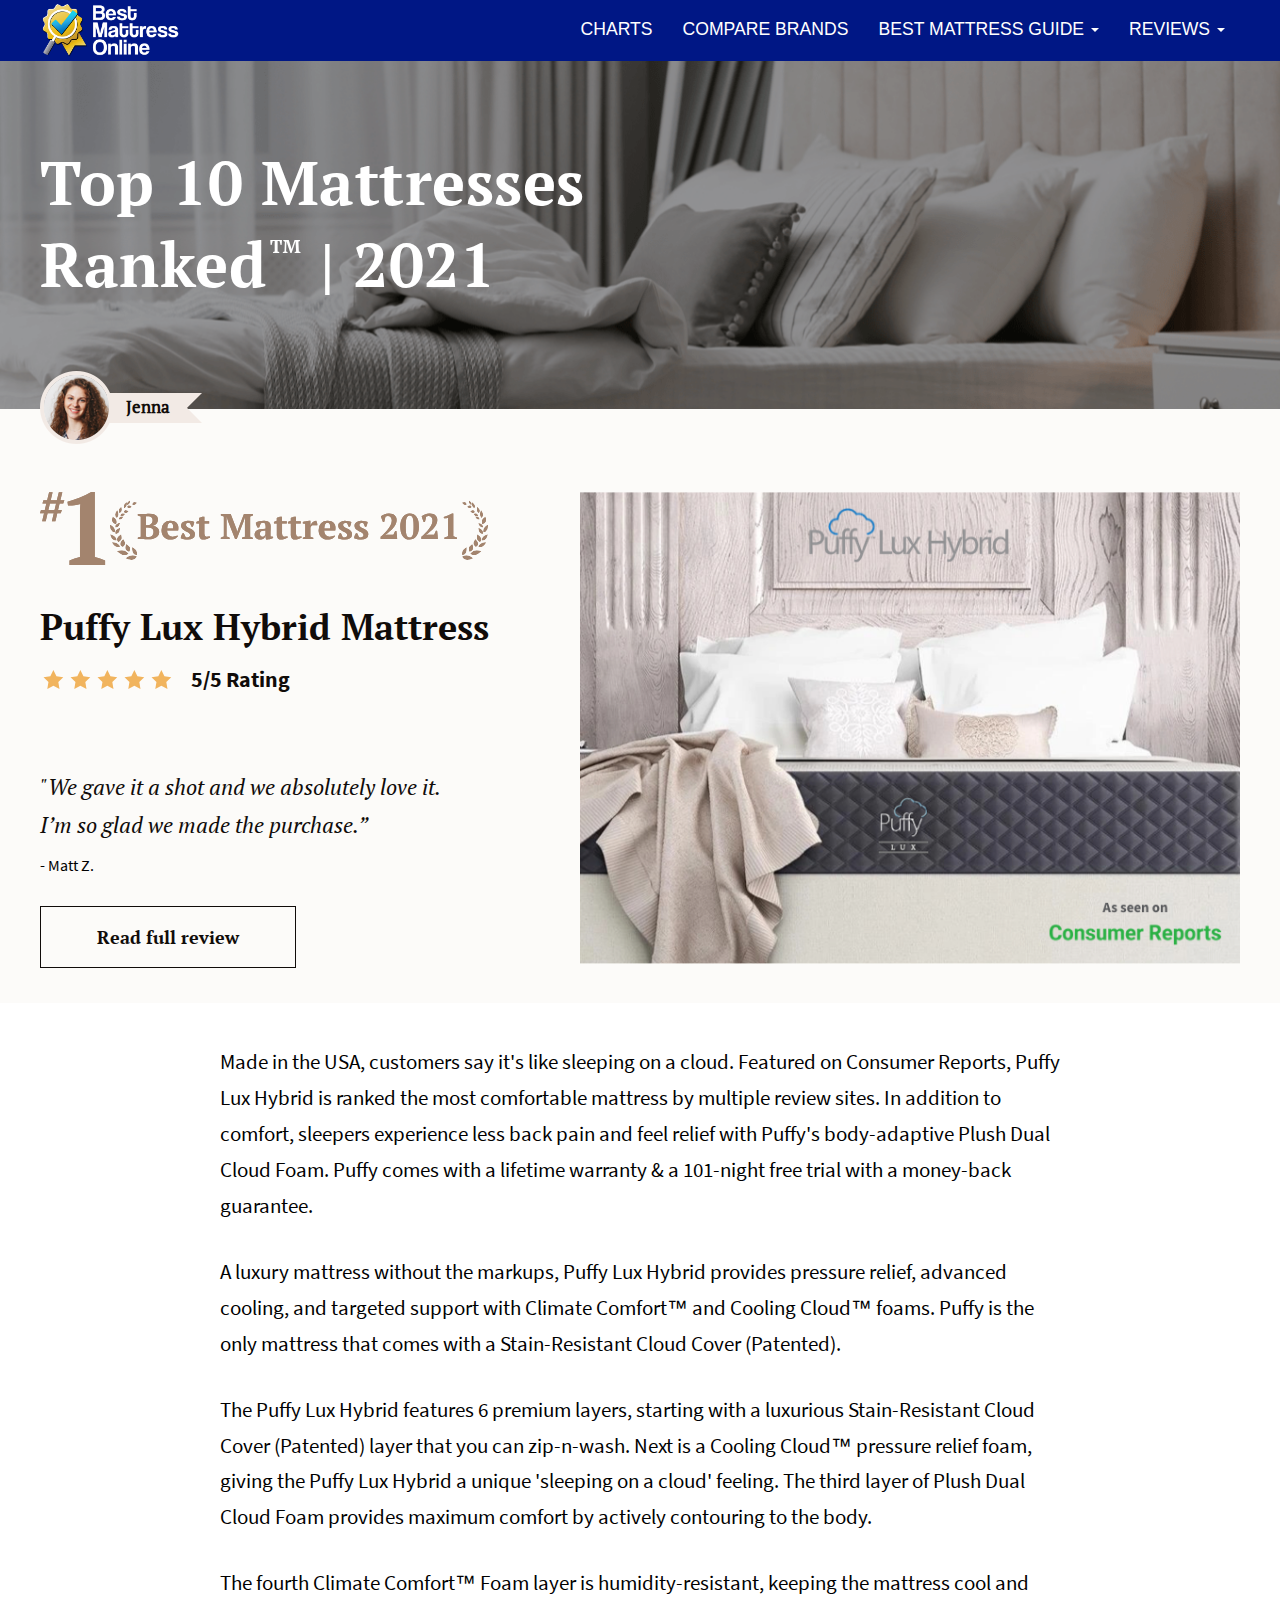
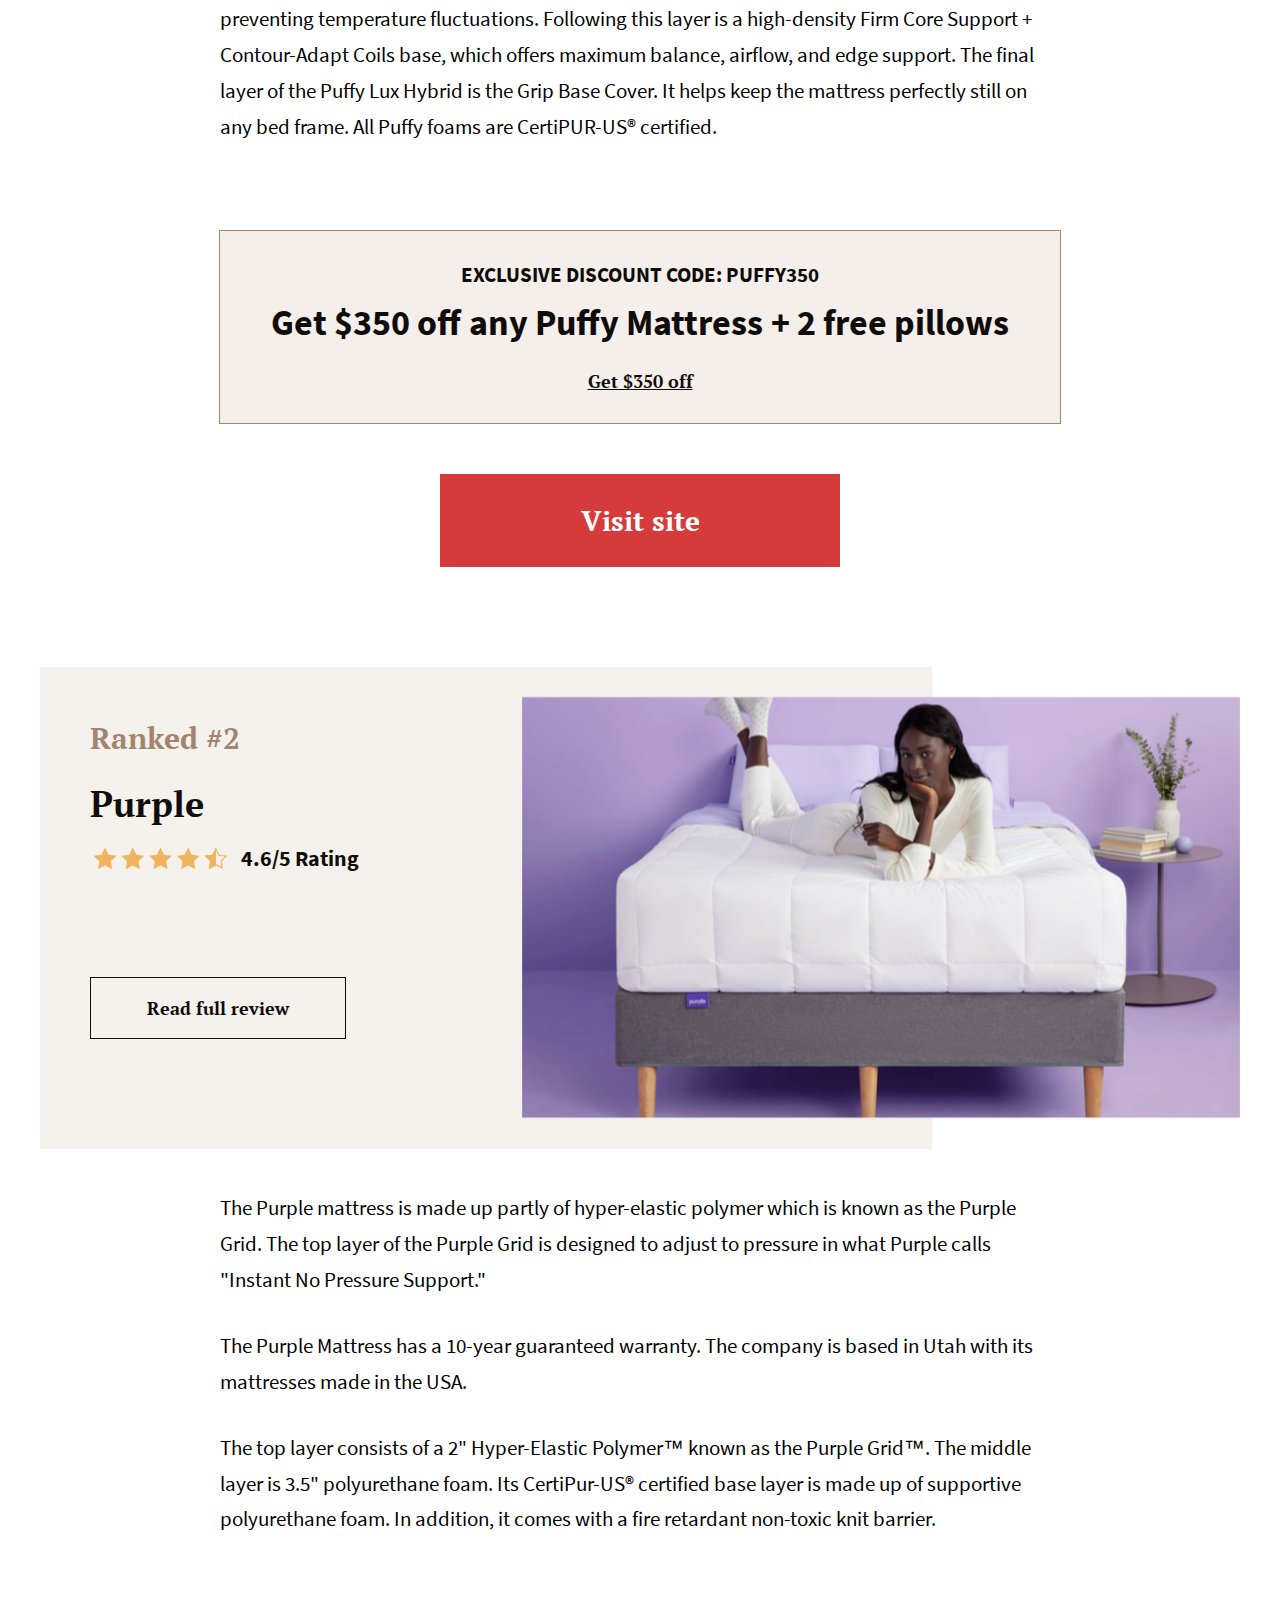
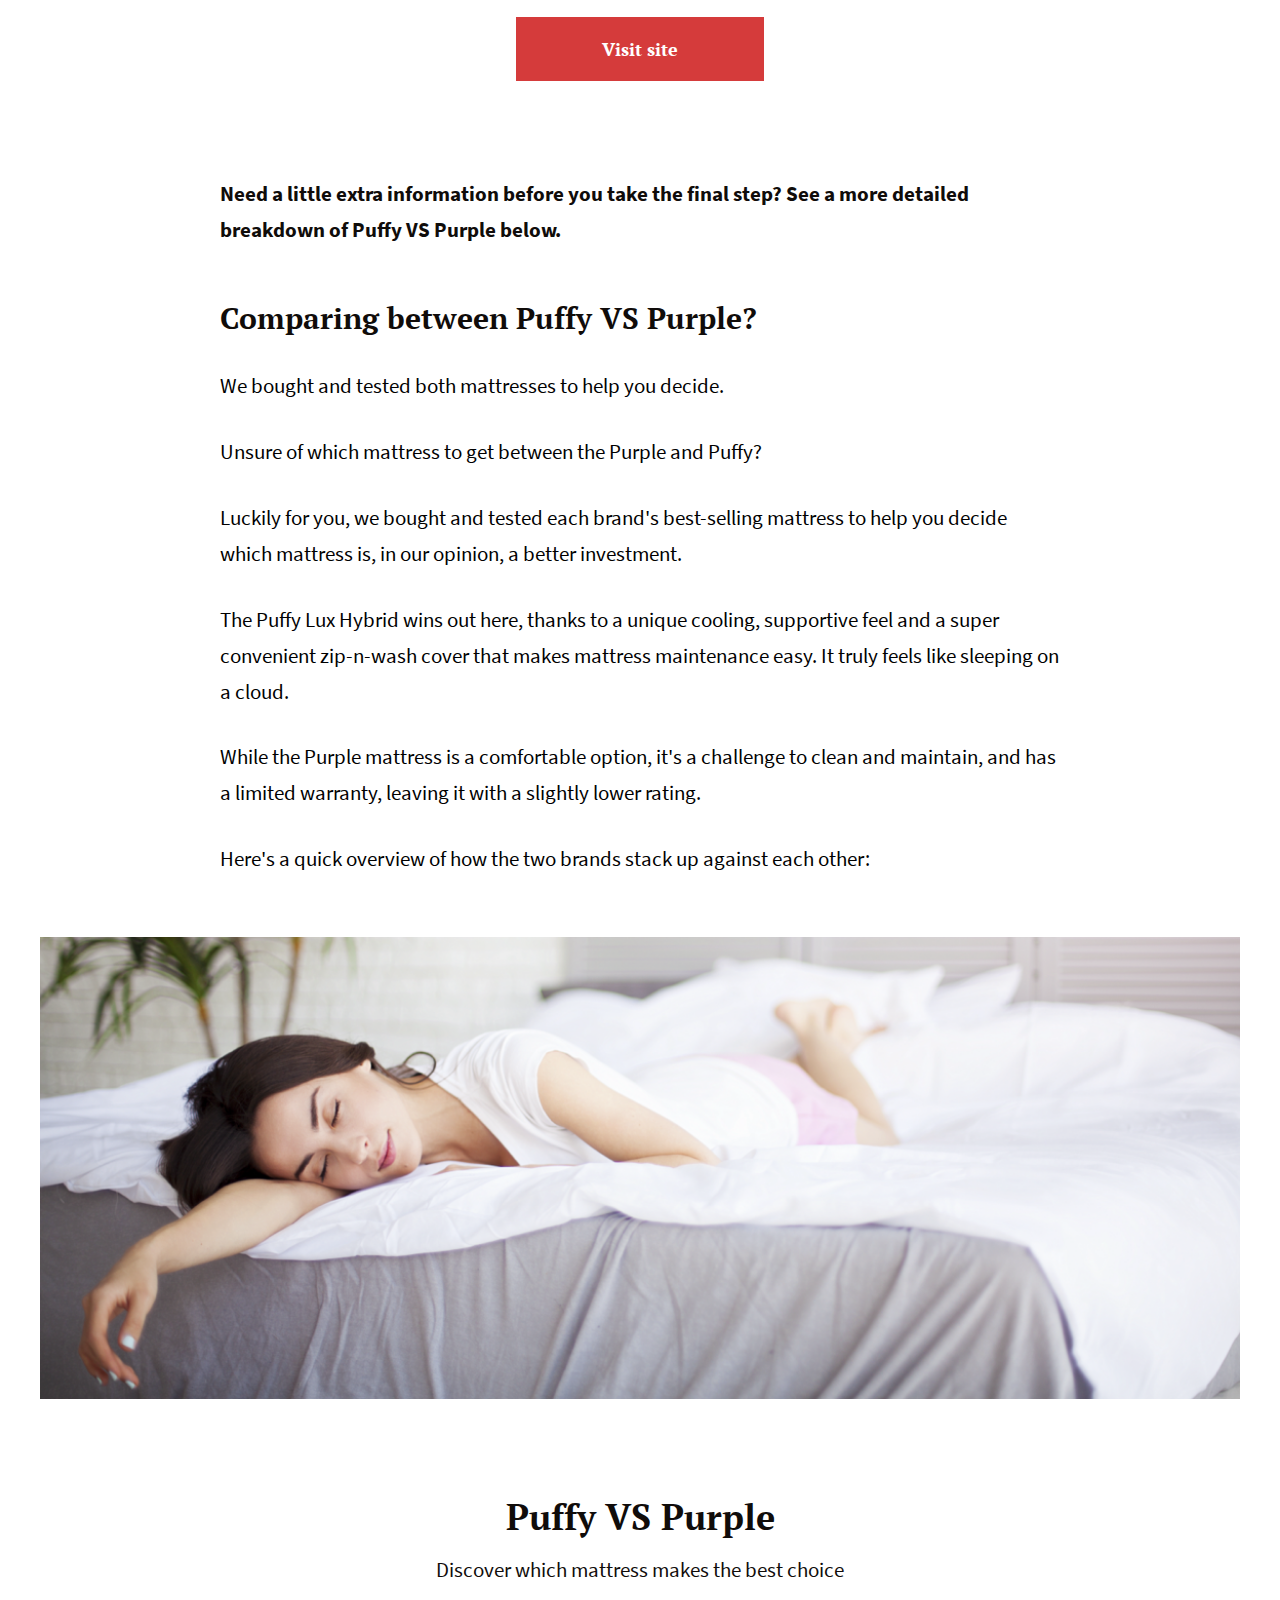
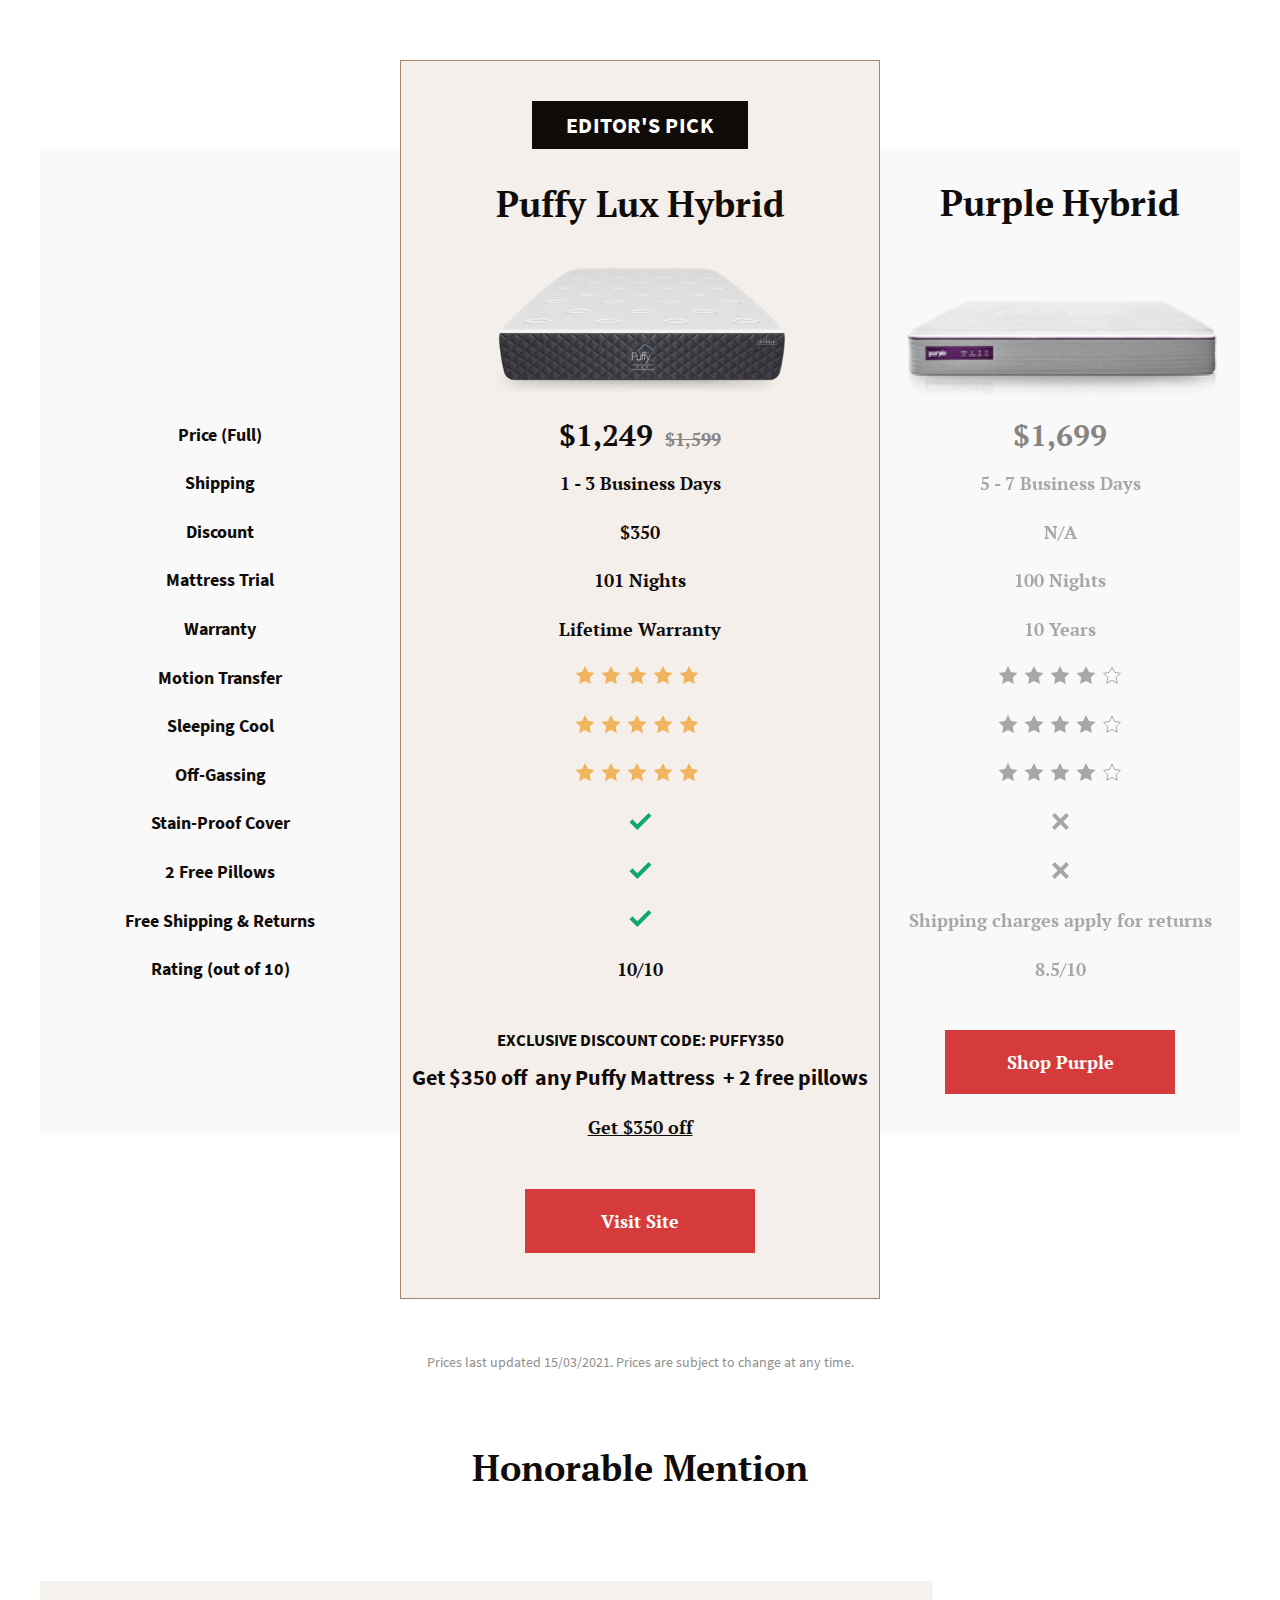
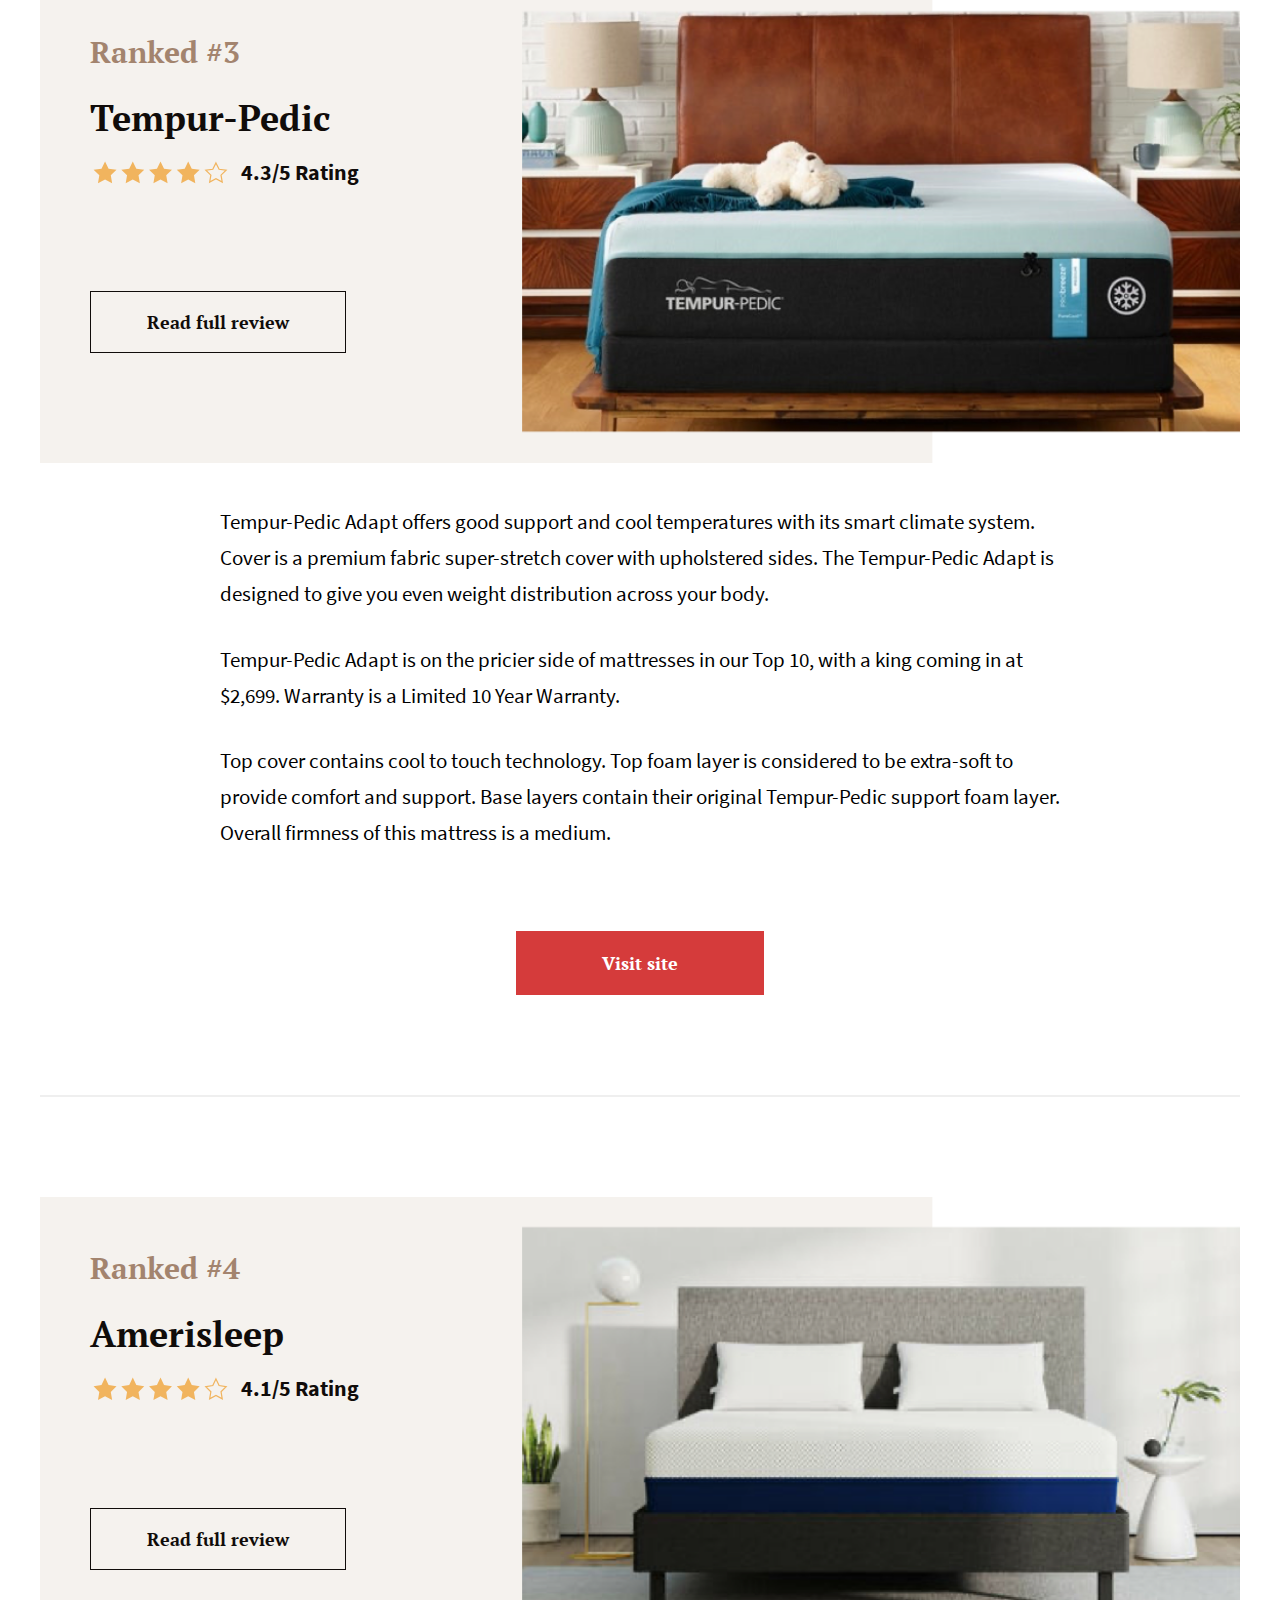
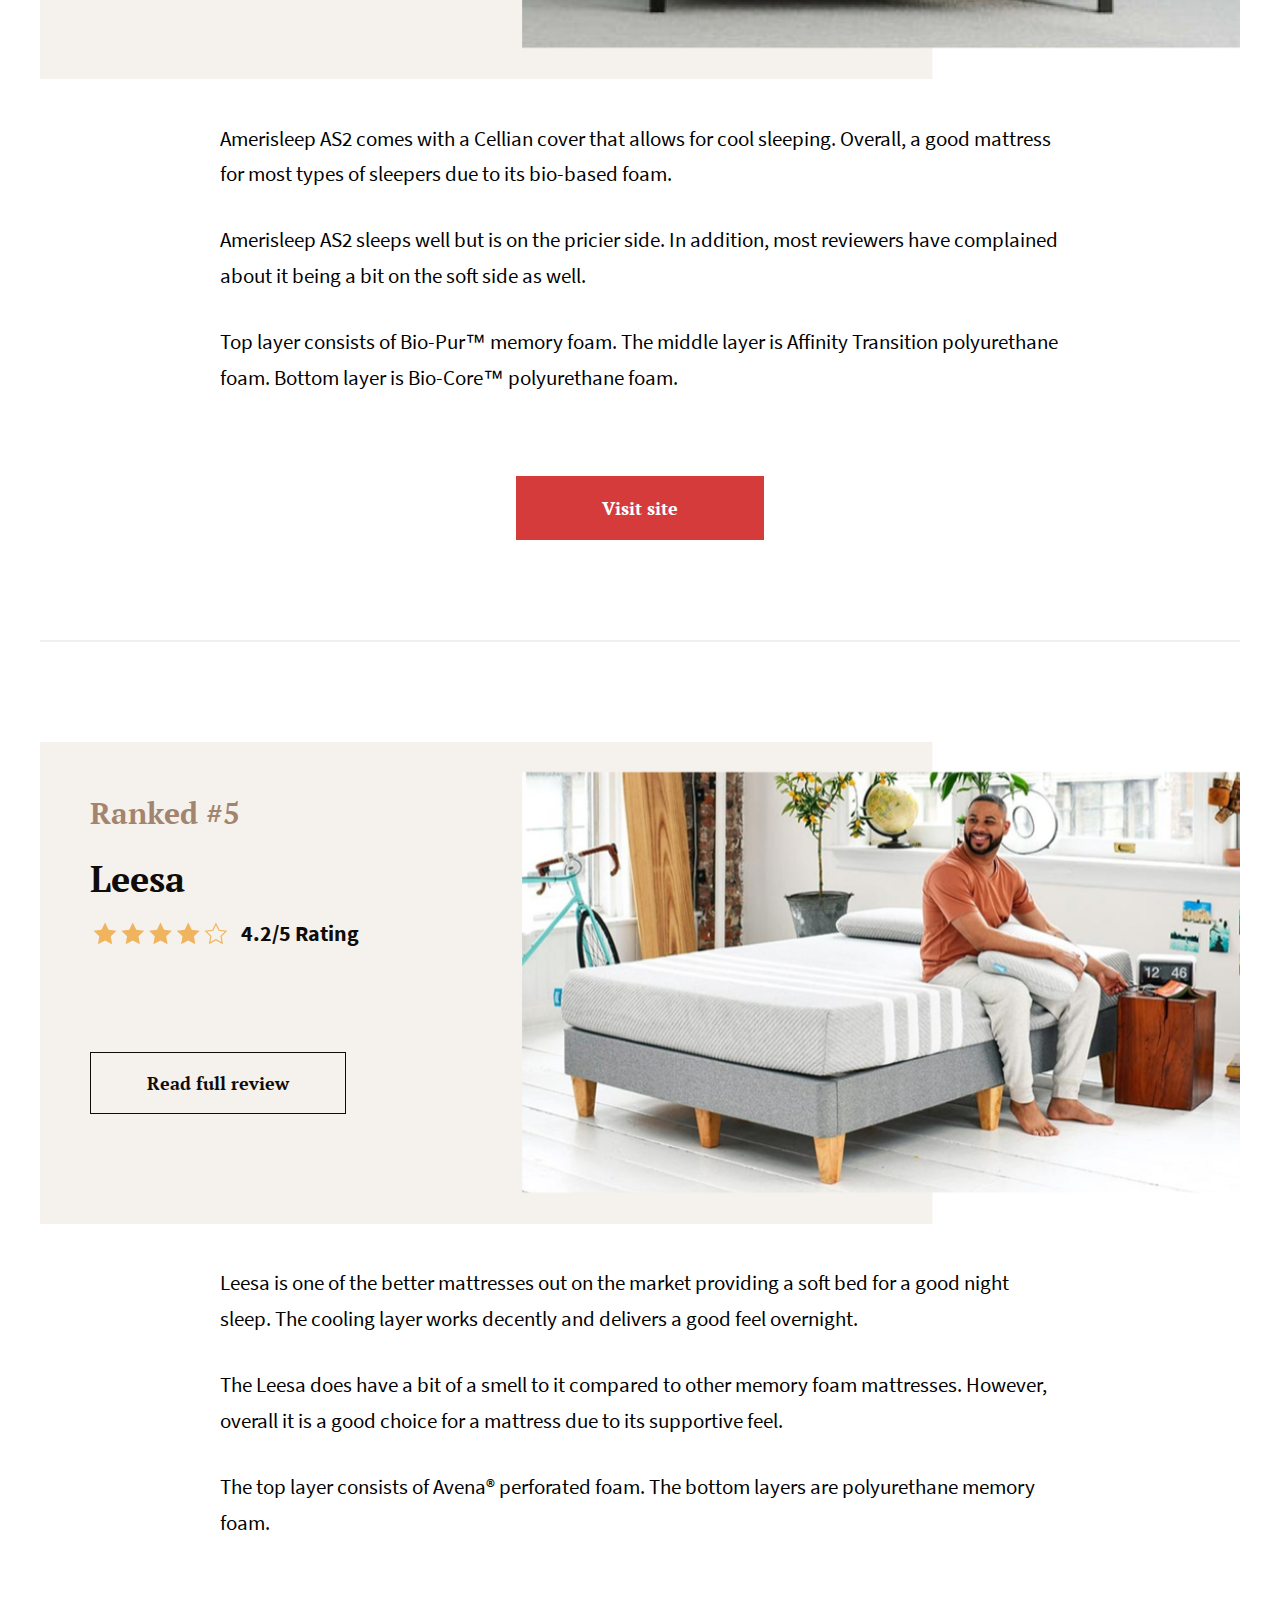
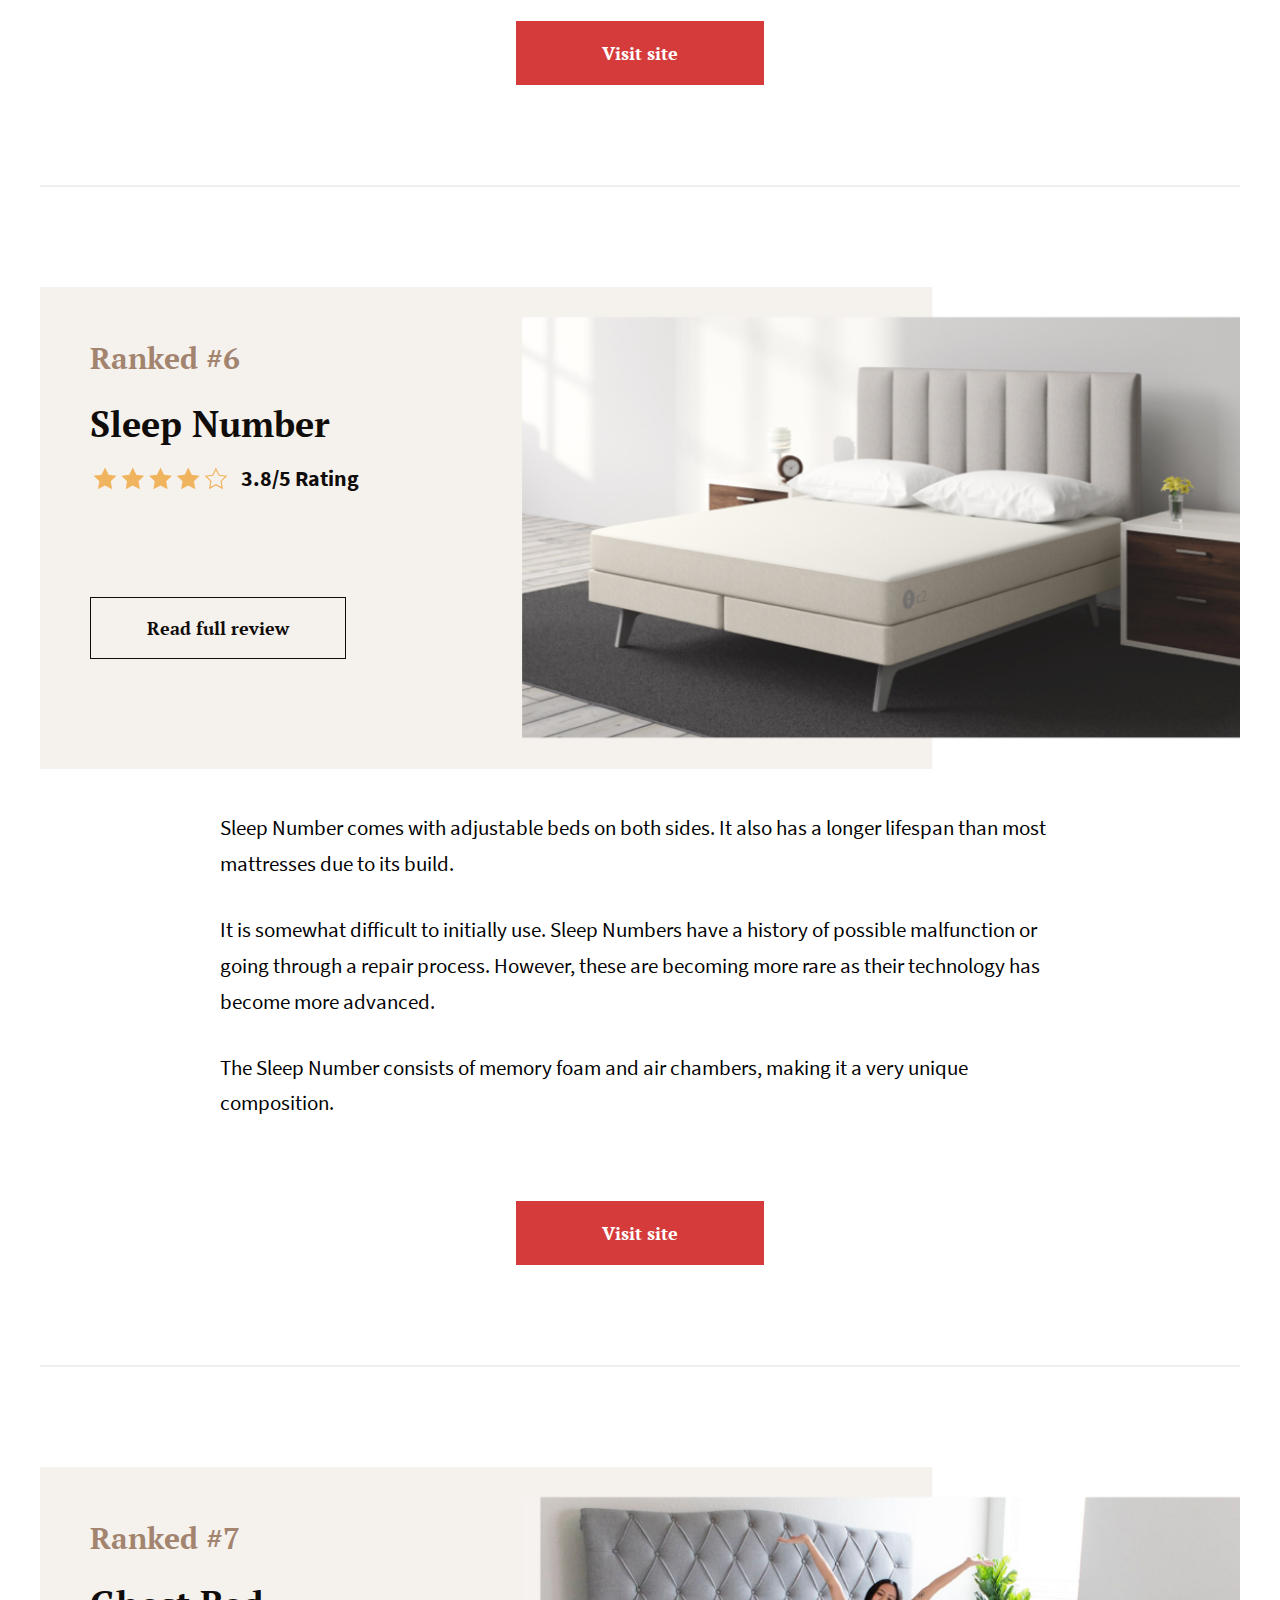
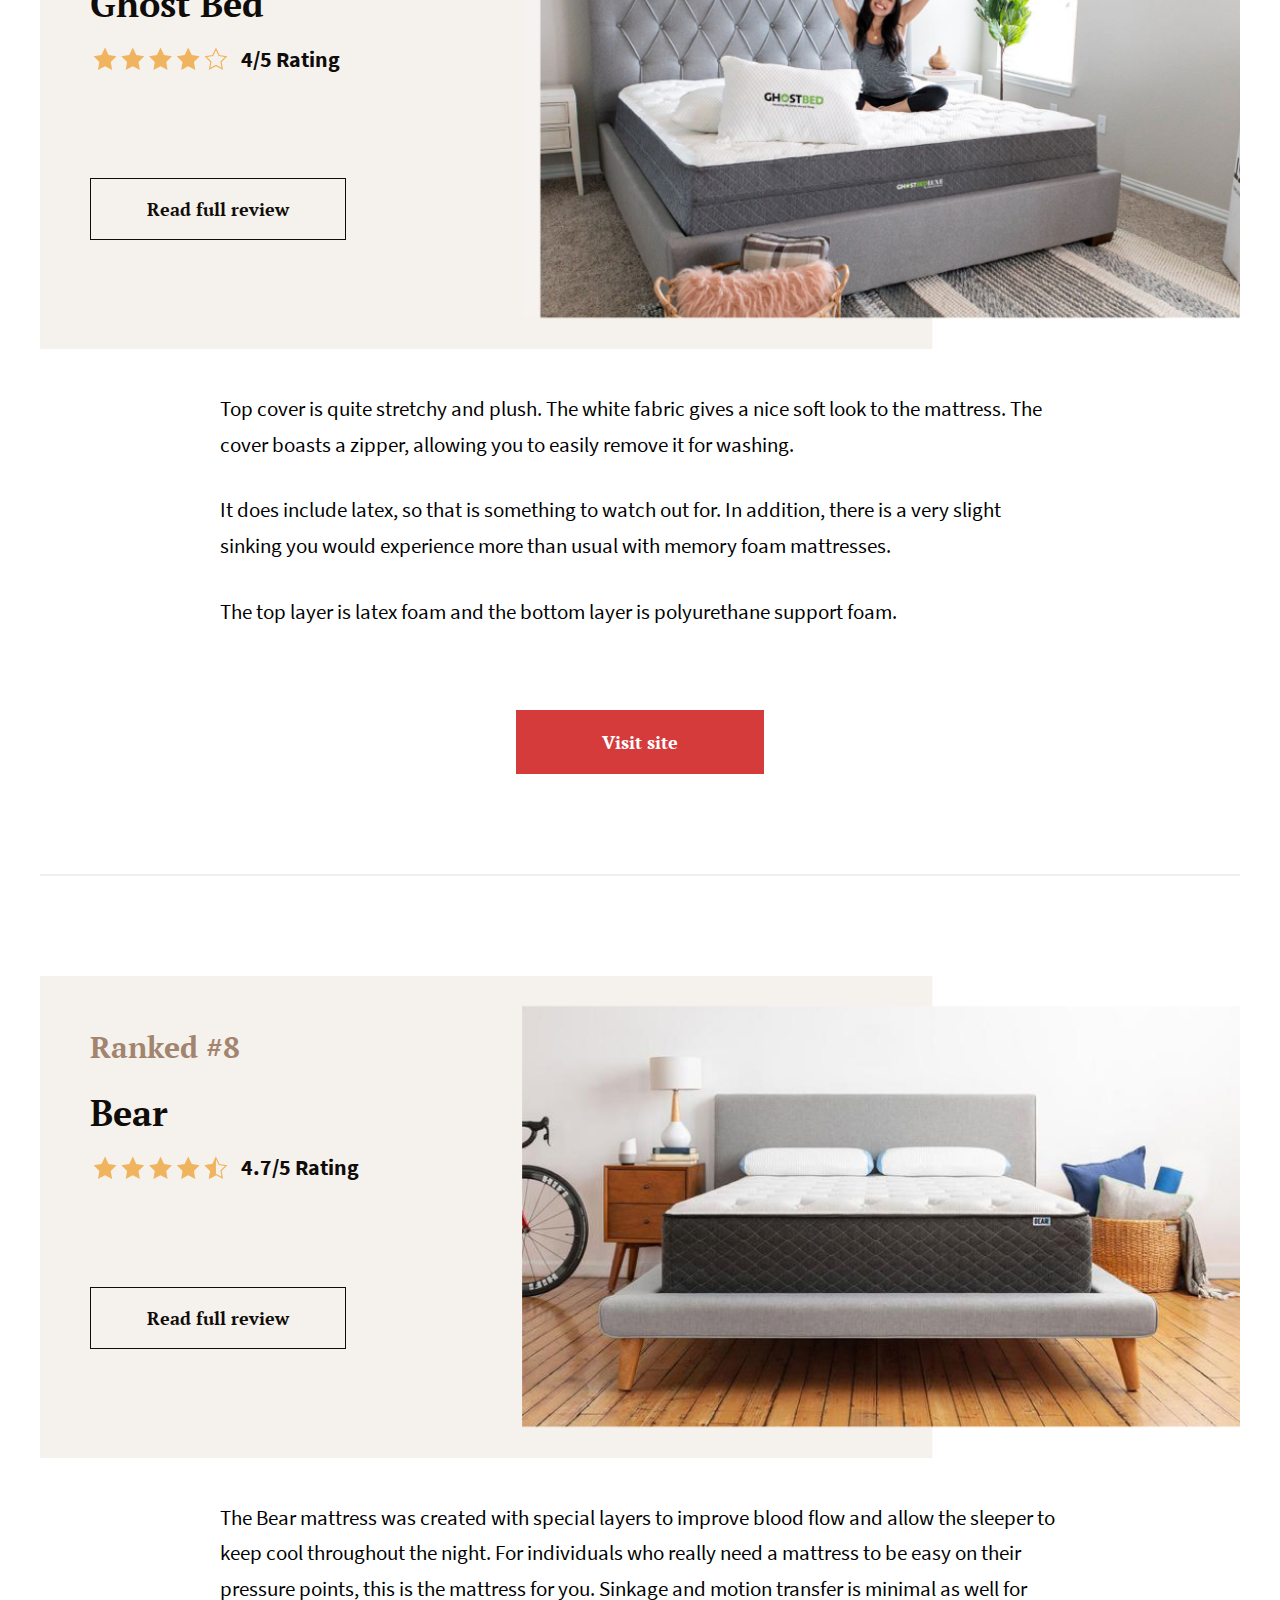
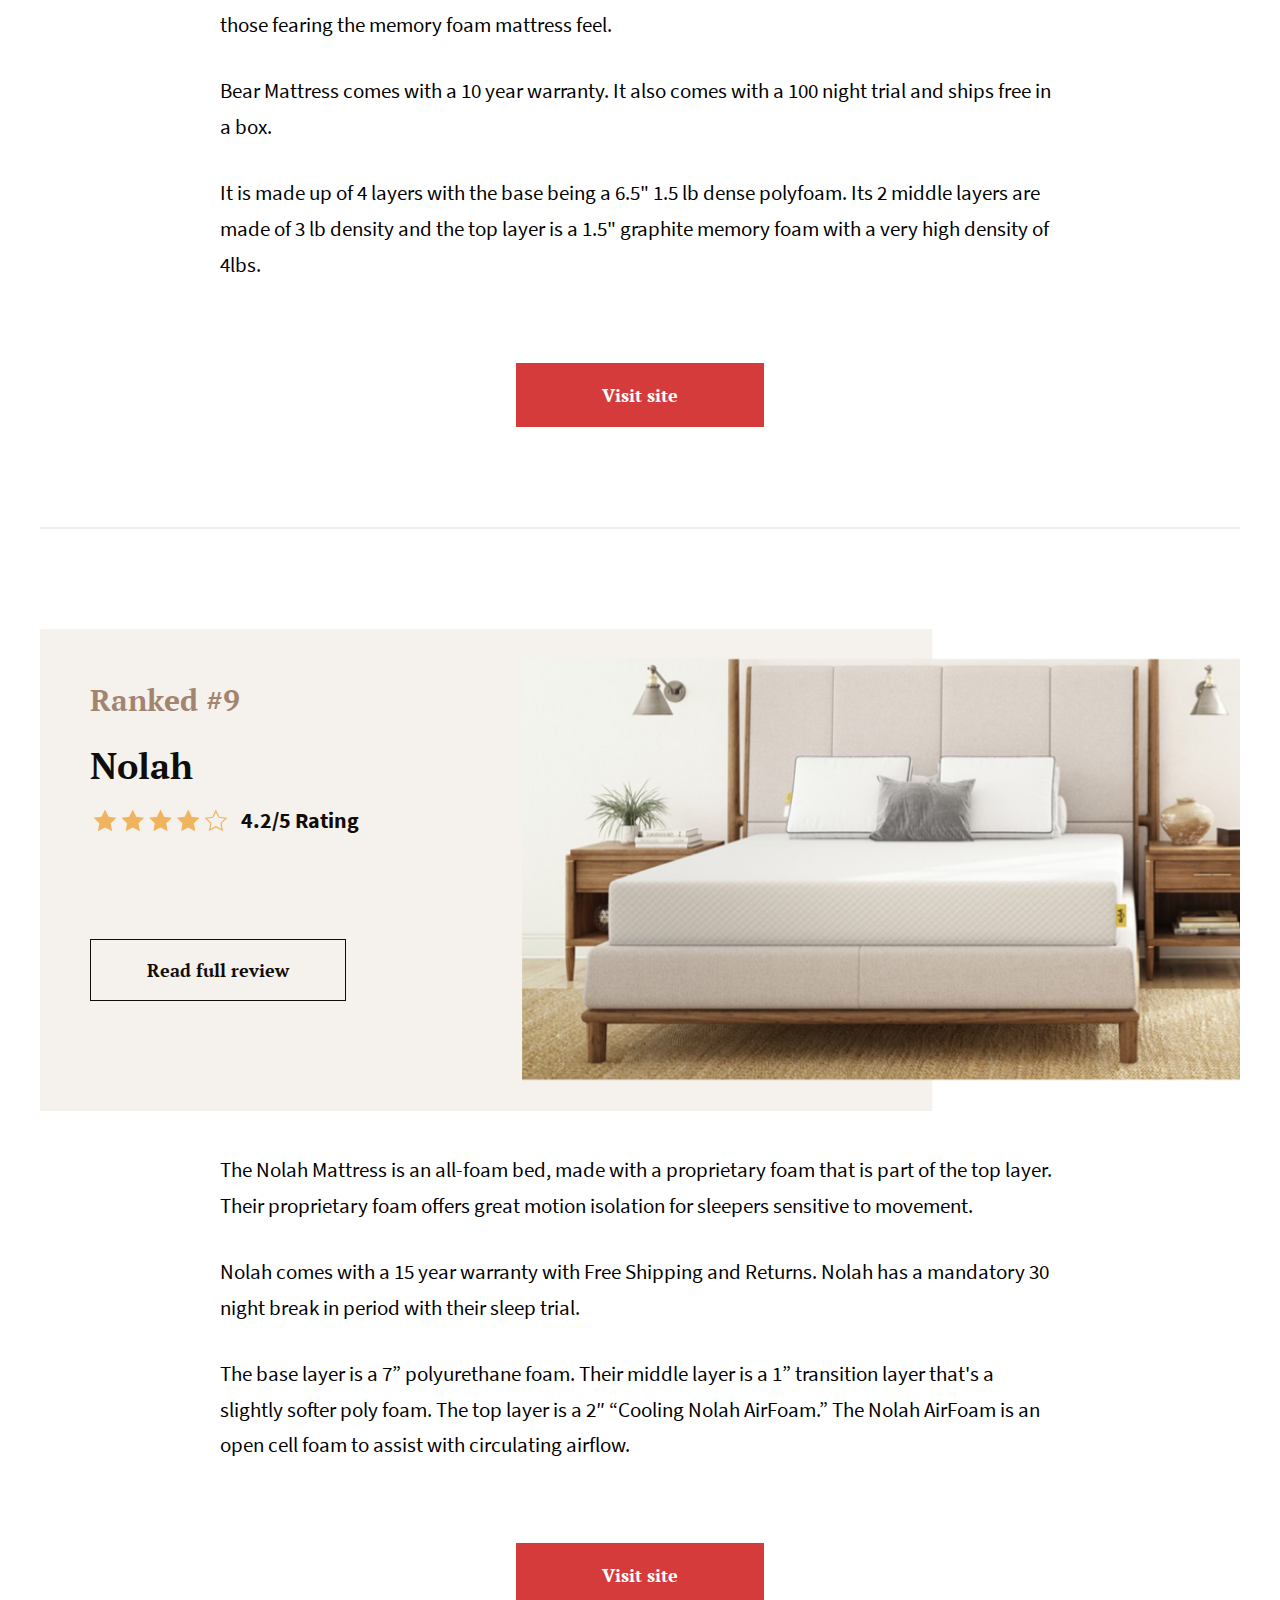
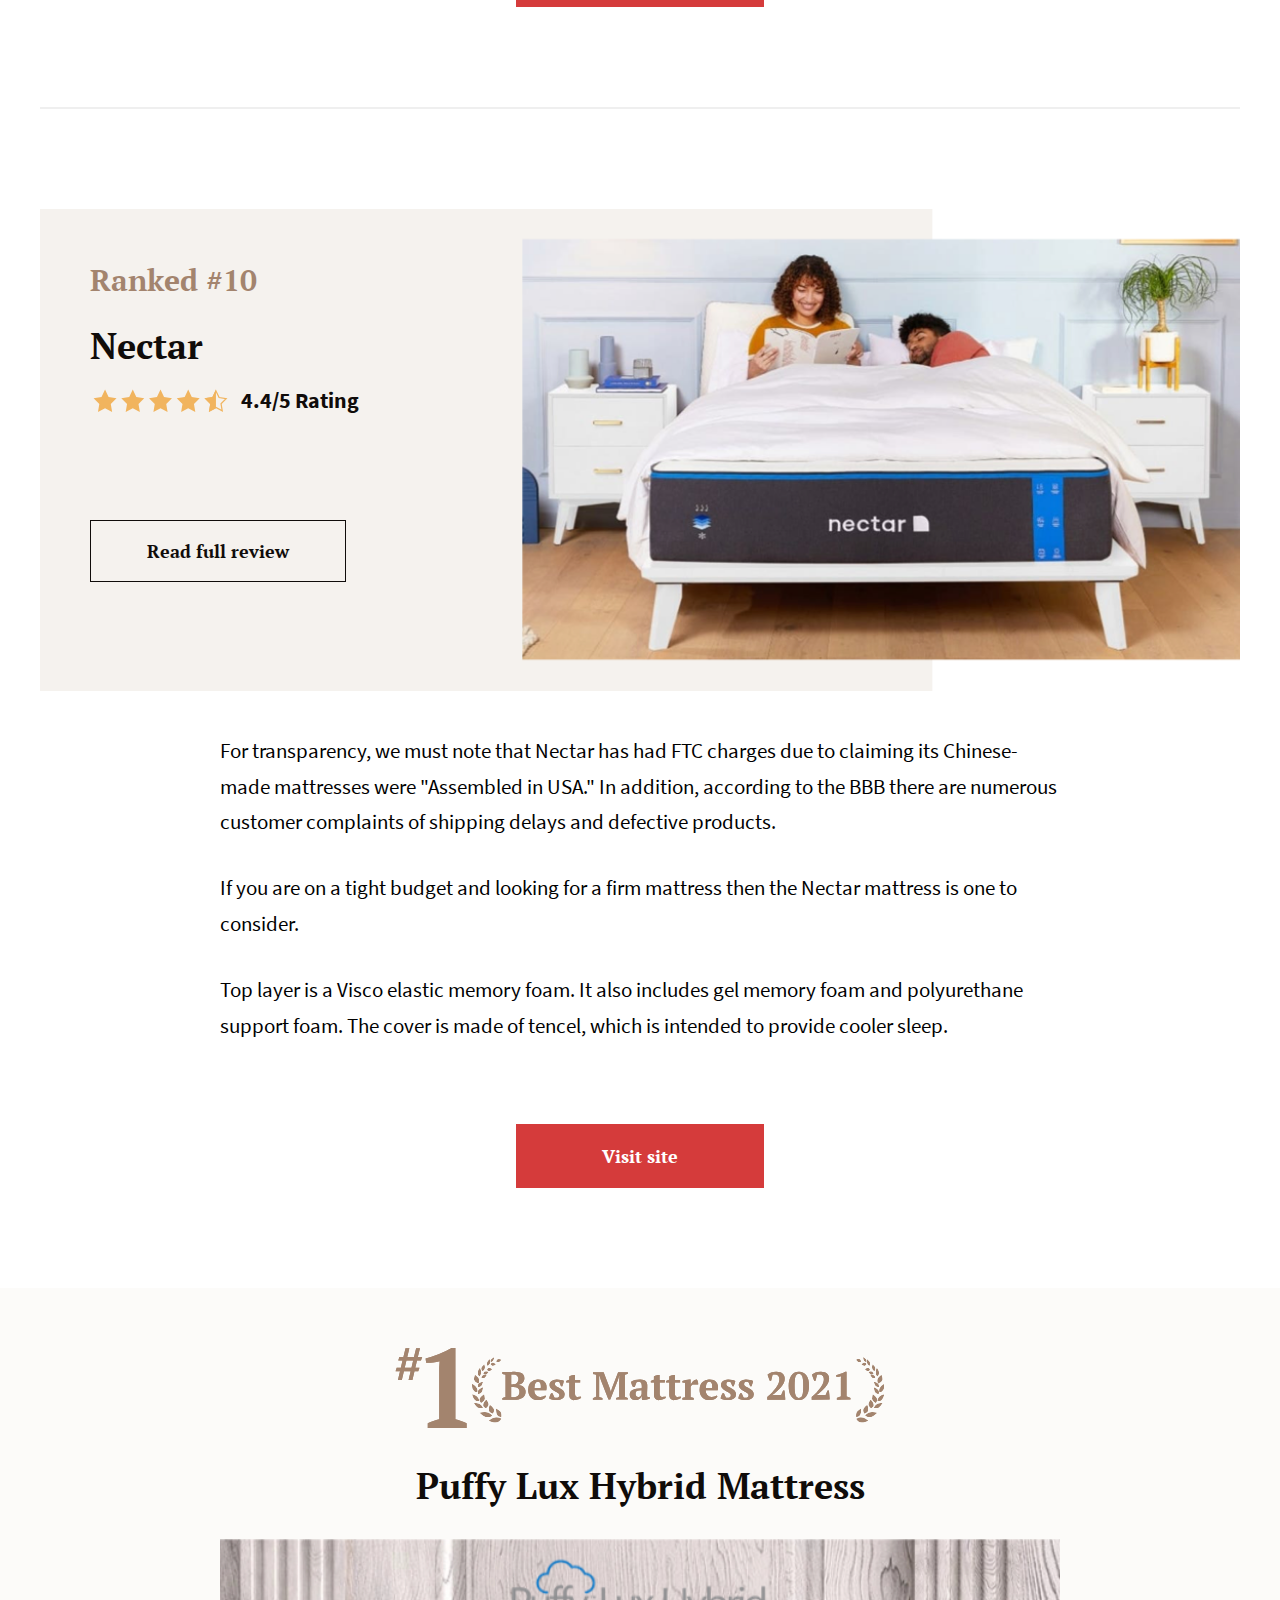
<file: index.html>
<!doctype html><html lang="en"><head><meta charset="UTF-8"><meta http-equiv="X-UA-Compatible" content="IE=edge"><meta name="viewport" content="width=device-width,initial-scale=1"><title></title><meta name="description" content=""><meta name="keywords" content=""><meta name="image" content=""><link rel="icon" href="favicon.ico"><link href="css/main-96037028ef0abeab135b.min.css" rel="stylesheet"></head><body><nav class="navbar"><div class="container"><div class="navbar-header"><button type="button" class="navbar-toggle collapsed" data-toggle="collapse" data-target="#myNav"><span class="icon-bar"></span> <span class="icon-bar"></span> <span class="icon-bar"></span></button> <a id="headerbrand" href="index.html" class="brand-name"><img src="images/Best Mattress Online Logo.png" alt="Best Mattress Online Logo" itemprop="logo" style="float: left;"></a></div><div class="collapse navbar-collapse" id="myNav"><ul class="nav navbar-nav navbar-right"><li><a href="/top5.html#custom-content">Charts</a></li><li><a href="/comparison">Compare Brands</a></li><li class="dropdown"><a href="javascript:void(0)" class="dropdown-toggle" data-toggle="dropdown">Best mattress guide <span class="caret"></span></a><ul class="dropdown-menu"><li><a href="/top10.html">Best Mattresses Overall</a></li><li><a href="/top10cm.html">Best Cooling Mattresses</a></li><li><a href="/top10bp.html">Best Mattresses for Back Pain</a></li><li><a href="/top10c.html">Best Mattresses Couples</a></li><li><a href="/top10ss.html">Best Mattresses for Side Sleepers</a></li><li><a href="/hybrid.html">Best Hybrid Mattresses</a></li><li><a href="/luxury.html">Best Luxury Mattresses</a></li><li><a href="/top10fm.html">Best Memory Foam Mattresses</a></li><li><a href="/top5mattress.html">Best Mattresses in a Box</a></li></ul></li><li class="dropdown"><a href="javascript:void(0)" class="dropdown-toggle" data-toggle="dropdown">Reviews <span class="caret"></span></a><ul class="dropdown-menu"><li><a href="/puffyroyalreview.html">Puffy Royal</a></li><li><a href="/puffyluxreview.html">Puffy Lux</a></li><li><a href="/tempurreview.html">Tempur</a></li><li><a href="/purplereview.html">Purple</a></li><li><a href="/leesareview.html">Leesa</a></li><li><a href="/amerisleepreview.html">Amerisleep</a></li><li><a href="/saatvareview.html">Saatva</a></li><li><a href="/ghostreview.html">Ghost</a></li><li><a href="/helixreview.html">Helix</a></li><li><a href="/sleepnumberreview.html">SleepNumber</a></li><li><a href="/nectarreview.html">Nectar</a></li></ul></li></ul></div></div></nav><section class="banner banner--bg-spindle"><div class="container"><div class="banner__wrapper"><h1 class="banner__title h-text-center">Top 10 Mattresses<br>Ranked<span class="trademarking">&trade;</span> | 2021</h1><div class="banner__wrapper-text"><img src="images/Jenna.png" alt="Best Mattress" class=""> <span class="banner__wrapper-name">Jenna</span></div></div></div></section><section class="rankings-section"><div class="rankings-block"><div class="rankings-block__inner"><div class="rankings-block--background"><div class="container"><div class="rankings-block__row"><div class="rankings-block__col rankings-block__col--left rankings-block__rating rankings-block__text--left rankings-block__first--spacing"><div class="rankings-block__col rankings-block__badge"><img src="images/BestMattress3.svg" alt="Best Mattress"></div><h2 class="rankings-block__title rankings-block__main-title common-header">Puffy Lux Hybrid Mattress</h2><div class="rating-block"><div class="rating-block__image-wrapper"><img src="images/5-Stars-Puffy.svg" class="rating-block__stars"></div><p class="rating-block__text">5/5 Rating</p></div><div class="rankings-block__col rankings-block__first rankings-block__image--hide-desktop"><img src="images/Ranked 1 Puffy Mattress Image.png" alt="Product image" class="rankings-block__first-image"></div><span class="rankings-block__review-text">"We gave it a shot and we absolutely love it.<span class="pp-comparision-table__space"></span><br>I’m so glad we made the purchase.”</span> <span class="rankings-block__reviewer">- Matt Z.</span> <a href="https://puffy.com" target="_blank" class="rankings-block__review-cta">Read full review</a></div><div class="rankings-block__col rankings-block__first rankings-block__image--hide-mobile"><img src="images/Ranked 1 Puffy Mattress Image.png" alt="Product image" class="rankings-block__first-image"></div></div></div></div><div class="container"><div class="rankings-block__row"><div class="rankings-block__content"><p>Made in the USA, customers say it's like sleeping on a cloud. Featured on Consumer Reports, Puffy Lux Hybrid is ranked the most comfortable mattress by multiple review sites. In addition to comfort, sleepers experience less back pain and feel relief with Puffy's body-adaptive Plush Dual Cloud Foam. Puffy comes with a lifetime warranty & a 101-night free trial with a money-back guarantee.</p><p>A luxury mattress without the markups, Puffy Lux Hybrid provides pressure relief, advanced cooling, and targeted support with Climate Comfort<span class="trademark">™</span> and Cooling Cloud<span class="trademark">™</span> foams. Puffy is the only mattress that comes with a Stain-Resistant Cloud Cover (Patented).</p><p>The Puffy Lux Hybrid features 6 premium layers, starting with a luxurious Stain-Resistant Cloud Cover (Patented) layer that you can zip-n-wash. Next is a Cooling Cloud<span class="trademark">™</span> pressure relief foam, giving the Puffy Lux Hybrid a unique 'sleeping on a cloud' feeling. The third layer of Plush Dual Cloud Foam provides maximum comfort by actively contouring to the body.</p><p>The fourth Climate Comfort<span class="trademark">™</span> Foam layer is humidity-resistant, keeping the mattress cool and preventing temperature fluctuations. Following this layer is a high-density Firm Core Support + Contour-Adapt Coils base, which offers maximum balance, airflow, and edge support. The final layer of the Puffy Lux Hybrid is the Grip Base Cover. It helps keep the mattress perfectly still on any bed frame. All Puffy foams are CertiPUR-US® certified.</p></div></div><div class="rankings-block__offer"><p class="rankings-block__offer-title">EXCLUSIVE DISCOUNT CODE: PUFFY350</p><p class="rankings-block__offer-text">Get $350 off<span class="pp-comparision-table__space"></span><br class="show-sm-mobile">any Puffy Mattress<span class="pp-comparision-table__space"></span><br>+ 2 free pillows</p><a class="rankings-block__offer-link"><span>Get $350 off</span></a></div></div></div></div><div class="container"><div class="rankings-block rankings-block--adj"><div class="rankings-block__inner"><div class="rankings-block__actions"><a href="" target="_blank" class="rankings-block__offer-cta">Visit site</a></div></div></div></div><div class="container"><div class="rankings-block rankings-block--adj"><div class="rankings-block__inner"><div class="rankings-block__row"><div class="rankings-block__col"><img src="images/Ranked 2 Purple.png" alt="Product image" class="rankings-block__image rankings-block__image--hide-mobile"></div><div class="rankings-block__col rankings-block__col--left rankings-block__text--left rankings-block__rating"><div class="rankings-block__tag">Ranked #2</div><h2 class="rankings-block__main-title common-header">Purple</h2><div class="rating-block"><div class="rating-block__image-wrapper"><img src="images/4.5-Rating.svg" class="rating-block__stars"></div><p class="rating-block__text">4.6/5 Rating</p></div><img src="images/Ranked-2-Purple-Mobile.png" alt="Product image" class="rankings-block__image rankings-block__image--mobile"> <a href="" target="_blank" class="rankings-block__review-cta rankings-block__review-cta--common">Read full review</a></div><div class="rankings-block__row"><div class="rankings-block__content"><p>The Purple mattress is made up partly of hyper-elastic polymer which is known as the Purple Grid. The top layer of the Purple Grid is designed to adjust to pressure in what Purple calls "Instant No Pressure Support."</p><p>The Purple Mattress has a 10-year guaranteed warranty. The company is based in Utah with its mattresses made in the USA.</p><p>The top layer consists of a 2" Hyper-Elastic Polymer<span class="trademark">™</span> known as the Purple Grid<span class="trademark">™</span>. The middle layer is 3.5" polyurethane foam. Its CertiPur-US® certified base layer is made up of supportive polyurethane foam. In addition, it comes with a fire retardant non-toxic knit barrier.</p></div></div></div></div></div></div><div class="container"><div class="rankings-block rankings-block--adj"><div class="rankings-block__inner"><div class="rankings-block__actions"><a href="" target="_blank" class="cta">Visit site</a></div></div></div></div></section><section class="puffy-vs-purple"><div class="container"><div class="puffy-vs-purple__content"><p class="puffy-vs-purple__intro">Need a little extra information before you take the final step? See a more detailed breakdown of Puffy VS Purple below.</p><h2 class="puffy-vs-purple__title">Comparing between Puffy VS Purple?</h2><p class="puffy-vs-purple__text">We bought and tested both mattresses to help you decide.</p><p class="puffy-vs-purple__text">Unsure of which mattress to get between the Purple and Puffy?</p><p class="puffy-vs-purple__text">Luckily for you, we bought and tested each brand's best-selling mattress to help you decide which mattress is, in our opinion, a better investment.</p><p class="puffy-vs-purple__text">The Puffy Lux Hybrid wins out here, thanks to a unique cooling, supportive feel and a super convenient zip-n-wash cover that makes mattress maintenance easy. It truly feels like sleeping on a cloud.</p><p class="puffy-vs-purple__text">While the Purple mattress is a comfortable option, it's a challenge to clean and maintain, and has a limited warranty, leaving it with a slightly lower rating.</p><p class="puffy-vs-purple__text">Here's a quick overview of how the two brands stack up against each other:</p></div><div class="puffy-vs-purple__img"><img src="images/Puffy VS Purple.png" alt="Puffy Mattress" class=""></div></div></section><section><div class="pp-comparision"><div class="container"><h2 class="pp-comparision__header common-header h-text-center">Puffy VS Purple</h2><p class="pp-comparision__subheader h-text-center">Discover which mattress makes the best choice</p><table class="pp-comparision-table" cellspacing="0"><tr><td></td><td><div class="pp-comparision-table__head"><span class="pp-comparision-table__pick">Editor's Pick</span></div><span class="pp-comparision-table__header common-header">Puffy Lux<span class="pp-comparision-table__space-title"></span><br>Hybrid</span> <img class="pp-comparision-table__mattress" src="images/Puffy Lux Hybrid Image.png"></td><td><span class="pp-comparision-table__header common-header">Purple<span class="pp-comparision-table__space-title"></span><br>Hybrid</span> <img class="pp-comparision-table__mattress" src="images/Purple-Hybrid-New.png"></td></tr><tr><td class="pp-comparision-table__title">Price (Full)</td><td><span class="pp-comparision-table__new-price">$1,249</span><span class="pp-comparision-table__old-price">$1,599</span></td><td class="pp-comparision-table__price"><span>$1,699</span></td></tr><tr><td class="pp-comparision-table__title">Shipping</td><td class="pp-comparision-table__winner-values">1 - 3 Business Days</td><td class="pp-comparision-table__values">5 - 7 Business Days</td></tr><tr><td class="pp-comparision-table__title">Discount</td><td class="pp-comparision-table__winner-values">$350</td><td class="pp-comparision-table__values">N/A</td></tr><tr><td class="pp-comparision-table__title">Mattress Trial</td><td class="pp-comparision-table__winner-values">101 Nights</td><td class="pp-comparision-table__values">100 Nights</td></tr><tr><td class="pp-comparision-table__title">Warranty</td><td class="pp-comparision-table__winner-values">Lifetime Warranty</td><td class="pp-comparision-table__values">10 Years</td></tr><tr><td class="pp-comparision-table__title">Motion Transfer</td><td><div><img class="pp-comparision-table__rating" src="images/5-Stars-Puffy.png" alt="Best Mattress"></div></td><td><img class="pp-comparision-table__rating" src="images/4-Stars-Purple.svg" alt="Best Mattress"></td></tr><tr><td class="pp-comparision-table__title">Sleeping Cool</td><td><img class="pp-comparision-table__rating" src="images/5-Stars-Puffy.png" alt="Best Mattress"></td><td><img class="pp-comparision-table__rating" src="images/4-Stars-Purple.svg" alt="Best Mattress"></td></tr><tr><td class="pp-comparision-table__title">Off-Gassing</td><td><img class="pp-comparision-table__rating" src="images/5-Stars-Puffy.png" alt="Best Mattress"></td><td><img class="pp-comparision-table__rating" src="images/4-Stars-Purple.svg" alt="Best Mattress"></td></tr><tr><td class="pp-comparision-table__title">Stain-Proof Cover</td><td><img class="pp-comparision-table__rating" src="images/Check.svg" alt="Best Mattress"></td><td><img class="pp-comparision-table__rating" src="images/X.svg" alt="Best Mattress"></td></tr><tr><td class="pp-comparision-table__title">2 Free Pillows</td><td><img class="pp-comparision-table__rating" src="images/Check.svg" alt="Best Mattress"></td><td><img class="pp-comparision-table__rating" src="images/X.svg" alt="Best Mattress"></td></tr><tr><td class="pp-comparision-table__title">Free Shipping & Returns</td><td><img class="pp-comparision-table__rating" src="images/Check.svg" alt="Best Mattress"></td><td class="pp-comparision-table__values">Shipping charges apply for returns</td></tr><tr><td class="pp-comparision-table__title">Rating (out of 10)</td><td class="pp-comparision-table__winner-values">10/10</td><td class="pp-comparision-table__values">8.5/10</td></tr><tr><td class="pp-comparision-table__title"></td><td><div class="pp-comparision-table__offer"><p class="pp-comparision-table__offer-title">EXCLUSIVE DISCOUNT CODE: PUFFY350</p><p class="pp-comparision-table__offer-text">Get $350 off<span class="pp-comparision-table__space"></span><br class="show-sm-mobile">any Puffy Mattress<span class="pp-comparision-table__space"></span><br>+ 2 free pillows</p><a class="pp-comparision-table__offer-link"><span>Get $350 off</span></a> <a><button class="cta">Visit Site</button></a></div></td><td><a><button class="cta">Shop Purple</button></a></td></tr></table><span class="pp-comparision__note">Prices last updated 15/03/2021. Prices are subject to change at any time.</span></div></div></section><section class="separator-section"><div class="container"><h2 class="separator-section__header common-header h-text-center">Honorable Mention</h2></div></section><section class="rankings-section"><div class="container"><div class="rankings-block rankings-block__border"><div class="rankings-block__inner"><div class="rankings-block__row"><div class="rankings-block__col rankings-block__image--hide-mobile"><img src="images/Ranked 3 Tempur-Pedic.png" alt="Product image" class="rankings-block__image"></div><div class="rankings-block__col rankings-block__col--left rankings-block__text--left rankings-block__rating"><div class="rankings-block__tag">Ranked #3</div><h2 class="rankings-block__main-title common-header">Tempur-Pedic</h2><div class="rating-block"><div class="rating-block__image-wrapper"><img src="images/4_Rating.svg" class="rating-block__stars"></div><p class="rating-block__text">4.3/5 Rating</p></div><img src="images/Ranked-3-Tempur-Pedic-Mobile.png" alt="Product image" class="rankings-block__image rankings-block__image--mobile"> <a href="" target="_blank" class="rankings-block__review-cta rankings-block__review-cta--common">Read full review</a></div><div class="rankings-block__col"></div></div><div class="rankings-block__row"><div class="rankings-block__content"><p>Tempur-Pedic Adapt offers good support and cool temperatures with its smart climate system. Cover is a premium fabric super-stretch cover with upholstered sides. The Tempur-Pedic Adapt is designed to give you even weight distribution across your body.</p><p>Tempur-Pedic Adapt is on the pricier side of mattresses in our Top 10, with a king coming in at $2,699. Warranty is a Limited 10 Year Warranty.</p><p>Top cover contains cool to touch technology. Top foam layer is considered to be extra-soft to provide comfort and support. Base layers contain their original Tempur-Pedic support foam layer. Overall firmness of this mattress is a medium.</p></div></div><div class="rankings-block__actions"><a href="" target="_blank" class="cta">Visit site</a></div></div></div><div class="rankings-block rankings-block__border"><div class="rankings-block__inner"><div class="rankings-block__row"><div class="rankings-block__col rankings-block__image--hide-mobile"><img src="images/Ranked 4 Amerisleep.png" alt="Product image" class="rankings-block__image"></div><div class="rankings-block__col rankings-block__col--left rankings-block__text--left rankings-block__rating"><div class="rankings-block__tag">Ranked #4</div><h2 class="rankings-block__main-title common-header">Amerisleep</h2><div class="rating-block"><div class="rating-block__image-wrapper"><img src="images/4_Rating.svg" class="rating-block__stars"></div><p class="rating-block__text">4.1/5 Rating</p></div><img src="images/Ranked-4-Amerisleep-Mobile.png" alt="Product image" class="rankings-block__image rankings-block__image--mobile"> <a href="" target="_blank" class="rankings-block__review-cta rankings-block__review-cta--common">Read full review</a></div><div class="rankings-block__col"></div></div><div class="rankings-block__row"><div class="rankings-block__content"><p>Amerisleep AS2 comes with a Cellian cover that allows for cool sleeping. Overall, a good mattress for most types of sleepers due to its bio-based foam.</p><p>Amerisleep AS2 sleeps well but is on the pricier side. In addition, most reviewers have complained about it being a bit on the soft side as well.</p><p>Top layer consists of Bio-Pur<span class="trademark">™</span> memory foam. The middle layer is Affinity Transition polyurethane foam. Bottom layer is Bio-Core<span class="trademark">™</span> polyurethane foam.</p></div></div><div class="rankings-block__actions"><a href="" target="_blank" class="cta">Visit site</a></div></div></div><div class="rankings-block rankings-block__border"><div class="rankings-block__inner"><div class="rankings-block__row"><div class="rankings-block__col rankings-block__image--hide-mobile"><img src="images/Ranked 5 Leesa.png" alt="Product image" class="rankings-block__image"></div><div class="rankings-block__col rankings-block__col--left rankings-block__text--left rankings-block__rating"><div class="rankings-block__tag">Ranked #5</div><h2 class="rankings-block__main-title common-header">Leesa</h2><div class="rating-block"><div class="rating-block__image-wrapper"><img src="images/4_Rating.svg" class="rating-block__stars"></div><p class="rating-block__text">4.2/5 Rating</p></div><img src="images/Ranked-5-Leesa-Mobile.png" alt="Product image" class="rankings-block__image rankings-block__image--mobile"> <a href="" target="_blank" class="rankings-block__review-cta rankings-block__review-cta--common">Read full review</a></div><div class="rankings-block__col"></div></div><div class="rankings-block__row"><div class="rankings-block__content"><p>Leesa is one of the better mattresses out on the market providing a soft bed for a good night sleep. The cooling layer works decently and delivers a good feel overnight.</p><p>The Leesa does have a bit of a smell to it compared to other memory foam mattresses. However, overall it is a good choice for a mattress due to its supportive feel.</p><p>The top layer consists of Avena® perforated foam. The bottom layers are polyurethane memory foam.</p></div></div><div class="rankings-block__actions"><a href="" target="_blank" class="cta">Visit site</a></div></div></div><div class="rankings-block rankings-block__border"><div class="rankings-block__inner"><div class="rankings-block__row"><div class="rankings-block__col rankings-block__image--hide-mobile"><img src="images/Ranked 6 Sleep Number.png" alt="Product image" class="rankings-block__image"></div><div class="rankings-block__col rankings-block__col--left rankings-block__text--left rankings-block__rating"><div class="rankings-block__tag">Ranked #6</div><h2 class="rankings-block__main-title common-header">Sleep Number</h2><div class="rating-block"><div class="rating-block__image-wrapper"><img src="images/4_Rating.svg" class="rating-block__stars"></div><p class="rating-block__text">3.8/5 Rating</p></div><img src="images/Ranked-6-Sleep-Number-mobile.png" alt="Product image" class="rankings-block__image rankings-block__image--mobile"> <a href="" target="_blank" class="rankings-block__review-cta rankings-block__review-cta--common">Read full review</a></div><div class="rankings-block__col"></div></div><div class="rankings-block__row"><div class="rankings-block__content"><p>Sleep Number comes with adjustable beds on both sides. It also has a longer lifespan than most mattresses due to its build.</p><p>It is somewhat difficult to initially use. Sleep Numbers have a history of possible malfunction or going through a repair process. However, these are becoming more rare as their technology has become more advanced.</p><p>The Sleep Number consists of memory foam and air chambers, making it a very unique composition.</p></div></div><div class="rankings-block__actions"><a href="" target="_blank" class="cta">Visit site</a></div></div></div><div class="rankings-block rankings-block__border"><div class="rankings-block__inner"><div class="rankings-block__row"><div class="rankings-block__col rankings-block__image--hide-mobile"><img src="images/Ranked 7 Ghost Bed.png" alt="Product image" class="rankings-block__image"></div><div class="rankings-block__col rankings-block__col--left rankings-block__text--left rankings-block__rating"><div class="rankings-block__tag">Ranked #7</div><h2 class="rankings-block__main-title common-header">Ghost Bed</h2><div class="rating-block"><div class="rating-block__image-wrapper"><img src="images/4_Rating.svg" class="rating-block__stars"></div><p class="rating-block__text">4/5 Rating</p></div><img src="images/Ranked-7-Ghost-Bed-moile.png" alt="Product image" class="rankings-block__image rankings-block__image--mobile"> <a href="" target="_blank" class="rankings-block__review-cta rankings-block__review-cta--common">Read full review</a></div><div class="rankings-block__col"></div></div><div class="rankings-block__row"><div class="rankings-block__content"><p>Top cover is quite stretchy and plush. The white fabric gives a nice soft look to the mattress. The cover boasts a zipper, allowing you to easily remove it for washing.</p><p>It does include latex, so that is something to watch out for. In addition, there is a very slight sinking you would experience more than usual with memory foam mattresses.</p><p>The top layer is latex foam and the bottom layer is polyurethane support foam.</p></div></div><div class="rankings-block__actions"><a href="" target="_blank" class="cta">Visit site</a></div></div></div><div class="rankings-block rankings-block__border"><div class="rankings-block__inner"><div class="rankings-block__row"><div class="rankings-block__col rankings-block__image--hide-mobile"><img src="images/Ranked 8 Bear.png" alt="Product image" class="rankings-block__image"></div><div class="rankings-block__col rankings-block__col--left rankings-block__text--left rankings-block__rating"><div class="rankings-block__tag">Ranked #8</div><h2 class="rankings-block__main-title common-header">Bear</h2><div class="rating-block"><div class="rating-block__image-wrapper"><img src="images/4.5-Rating.svg" class="rating-block__stars"></div><p class="rating-block__text">4.7/5 Rating</p></div><img src="images/Ranked-8-Bear-mobile.png" alt="Product image" class="rankings-block__image rankings-block__image--mobile"> <a href="" target="_blank" class="rankings-block__review-cta rankings-block__review-cta--common">Read full review</a></div><div class="rankings-block__col"></div></div><div class="rankings-block__row"><div class="rankings-block__content"><p>The Bear mattress was created with special layers to improve blood flow and allow the sleeper to keep cool throughout the night. For individuals who really need a mattress to be easy on their pressure points, this is the mattress for you. Sinkage and motion transfer is minimal as well for those fearing the memory foam mattress feel.</p><p>Bear Mattress comes with a 10 year warranty. It also comes with a 100 night trial and ships free in a box.</p><p>It is made up of 4 layers with the base being a 6.5" 1.5 lb dense polyfoam. Its 2 middle layers are made of 3 lb density and the top layer is a 1.5" graphite memory foam with a very high density of 4lbs.</p></div></div><div class="rankings-block__actions"><a href="" target="_blank" class="cta">Visit site</a></div></div></div><div class="rankings-block rankings-block__border"><div class="rankings-block__inner"><div class="rankings-block__row"><div class="rankings-block__col rankings-block__image--hide-mobile"><img src="images/Ranked 9 Nolah.png" alt="Product image" class="rankings-block__image"></div><div class="rankings-block__col rankings-block__col--left rankings-block__text--left rankings-block__rating"><div class="rankings-block__tag">Ranked #9</div><h2 class="rankings-block__main-title common-header">Nolah</h2><div class="rating-block"><div class="rating-block__image-wrapper"><img src="images/4_Rating.svg" class="rating-block__stars"></div><p class="rating-block__text">4.2/5 Rating</p></div><img src="images/Ranked-9-Nolah-mobile.png" alt="Product image" class="rankings-block__image rankings-block__image--mobile"> <a href="" target="_blank" class="rankings-block__review-cta rankings-block__review-cta--common">Read full review</a></div><div class="rankings-block__col"></div></div><div class="rankings-block__row"><div class="rankings-block__content"><p>The Nolah Mattress is an all-foam bed, made with a proprietary foam that is part of the top layer. Their proprietary foam offers great motion isolation for sleepers sensitive to movement.</p><p>Nolah comes with a 15 year warranty with Free Shipping and Returns. Nolah has a mandatory 30 night break in period with their sleep trial.</p><p>The base layer is a 7” polyurethane foam. Their middle layer is a 1” transition layer that's a slightly softer poly foam. The top layer is a 2″ “Cooling Nolah AirFoam.” The Nolah AirFoam is an open cell foam to assist with circulating airflow.</p></div></div><div class="rankings-block__actions"><a href="" target="_blank" class="cta">Visit site</a></div></div></div><div class="rankings-block rankings-block__border"><div class="rankings-block__inner"><div class="rankings-block__row"><div class="rankings-block__col rankings-block__image--hide-mobile"><img src="images/Ranked 10 Nectar.png" alt="Product image" class="rankings-block__image"></div><div class="rankings-block__col rankings-block__col--left rankings-block__text--left rankings-block__rating"><div class="rankings-block__tag">Ranked #10</div><h2 class="rankings-block__main-title common-header">Nectar</h2><div class="rating-block"><div class="rating-block__image-wrapper"><img src="images/4.5-Rating.svg" class="rating-block__stars"></div><p class="rating-block__text">4.4/5 Rating</p></div><img src="images/Ranked-10-Nectar-mobile.png" alt="Product image" class="rankings-block__image rankings-block__image--mobile"> <a href="" target="_blank" class="rankings-block__review-cta rankings-block__review-cta--common">Read full review</a></div><div class="rankings-block__col"></div></div><div class="rankings-block__row"><div class="rankings-block__content"><p>For transparency, we must note that Nectar has had FTC charges due to claiming its Chinese-made mattresses were "Assembled in USA." In addition, according to the BBB there are numerous customer complaints of shipping delays and defective products.</p><p>If you are on a tight budget and looking for a firm mattress then the Nectar mattress is one to consider.</p><p>Top layer is a Visco elastic memory foam. It also includes gel memory foam and polyurethane support foam. The cover is made of tencel, which is intended to provide cooler sleep.</p></div></div><div class="rankings-block__actions"><a href="" target="_blank" class="cta">Visit site</a></div></div></div></div></section><section class="conclusion-section"><div class="container"><div class="conclusion-section__wrapper h-text-center"><div class="rankings-block__col"><img src="images/BestMattress3.svg" alt="Best Mattress" class="rankings-block__badge conclusion-section__badge"></div><h2 class="conclusion-section__title common-header">Puffy Lux Hybrid Mattress</h2><img src="images/Ranked 1 Puffy Mattress Image.png" alt="Puffy Lux Hybrid Mattress" class="conclusion-section__img"><div class="conclusion-section__offer"><p class="conclusion-section__offer-title">EXCLUSIVE DISCOUNT CODE: PUFFY350</p><p class="conclusion-section__offer-text">Get $350 off<span class="pp-comparision-table__space"></span><br class="show-sm-mobile">any Puffy Mattress<span class="pp-comparision-table__space"></span><br>+ 2 free pillows</p><a class="conclusion-section__offer-link"><span>Get $350 off</span></a></div><div class="rankings-block__actions"><a href="" target="_blank" class="cta">Visit site</a></div></div></div></section><footer class="footer-bg page-foot section-inset-4"><div class="copyright bg-darkest well5"><div class="container"><p class="text-center">&copy; <span id="copyright-year">2021</span> All Rights Reserved<br><a href="terms.html" target="_blank">Terms</a> | <a href="privacy.html" target="_blank">Privacy Policy</a> | <a href="disclaimer.html" target="_blank">Disclaimer</a> | <a href="contact.html" target="_blank">Contact</a></p></div></div></footer><script src="js/main-22cd5551c1dff6b227e8.min.js"></script></body></html>
</file>
<file: css/main-96037028ef0abeab135b.min.css>
@font-face{font-family:SourceSansPro;font-style:normal;font-display:block;src:url(../fonts/SourceSansPro-Regular.ttf) format("truetype"),url(../fonts/source-sans-pro-v14-latin-regular.woff) format("woff"),url(../fonts/source-sans-pro-v14-latin-regular.eot) format("eot")}@font-face{font-family:SourceSansProBold;font-style:normal;font-display:block;src:url(../fonts/SourceSansPro-Bold.ttf) format("truetype"),url(../fonts/source-sans-pro-v14-latin-700.woff) format("woff"),url(../fonts/source-sans-pro-v14-latin-700.woff2) format("woff2"),url(../fonts/source-sans-pro-v14-latin-700.eot) format("eot"),url(../fonts/SourceSansPro-Bold.otf) format("opentype")}@font-face{font-family:PTSerif;font-style:normal;font-display:block;font-weight:400;src:url(../fonts/PTSerif-Regular.ttf) format("truetype"),url(../fonts/pt-serif-v12-latin-regular.woff) format("woff"),url(../fonts/pt-serif-v12-latin-regular.woff2) format("woff2"),url(../fonts/pt-serif-v12-latin-regular.eot) format("eot")}@font-face{font-family:PTSerifBold;font-style:normal;font-display:block;font-weight:400;src:url(../fonts/PTSerif-Bold.ttf) format("truetype"),url(../fonts/pt-serif-v12-latin-700.woff) format("woff"),url(../fonts/pt-serif-v12-latin-700.woff2) format("woff2"),url(../fonts/pt-serif-v12-latin-700.eot) format("eot")}@font-face{font-family:PTSerifItalic;font-style:normal;font-display:block;font-weight:400;src:url(../fonts/PTSerif-Italic.ttf) format("truetype"),url(../fonts/pt-serif-v12-latin-italic.woff) format("woff"),url(../fonts/pt-serif-v12-latin-italic.woff2) format("woff2"),url(../fonts/pt-serif-v12-latin-italic.eot) format("eot")}body,html{text-rendering:optimizeLegibility;-webkit-font-smoothing:antialiased}body a,html a{-webkit-tap-highlight-color:transparent}body{margin:0;font-family:SourceSansPro}.container{max-width:1200px;margin-right:auto;margin-left:auto;padding-left:15px;padding-right:15px}@media only screen and (max-width:768px){.container{padding-left:25px;padding-right:25px}}.trademark{font-family:sans-serif}.h-text-center{text-align:center}.h-color-blue{color:#001785}.h-bg-grey{background-color:#f3f3f3}.common-header{font-family:PTSerifBold;font-size:36px;color:#100c0a}@media screen and (max-width:1100px){.common-header{font-size:34px}}@media only screen and (max-width:1025px){.common-header{font-size:28px}}@media only screen and (max-width:768px){.common-header{font-size:25px}}.rating-block{display:flex;align-items:center}.rating-block__label{font-size:16px;font-weight:400;line-height:17px;margin-right:13px}.rating-block__text{margin:10px 0 0 10px;font-family:SourceSansProBold;font-size:22px;color:#100c0a}@media only screen and (max-width:1025px){.rating-block__text{font-size:18px;margin:5px 0 0 10px}}@media only screen and (max-width:768px){.rating-block__text{font-size:19px;margin:3px 0 0 10px}}@media only screen and (max-width:480px){.rating-block__text{font-size:17px}}.rating-block svg{width:111px;height:19px}.rating-block__stars{width:135px;margin:20px 3px 3px}@media only screen and (max-width:1025px){.rating-block__stars{width:108px;margin:15px 3px 3px}}@media only screen and (max-width:768px){.rating-block__stars{font-size:22px;margin:12px 3px 3px}}.rankings-section{background-color:#fff;padding:60px 0}@media only screen and (max-width:768px){.rankings-section{padding:0 0 20px}}.cta{background:#d53b3b;color:#fff;text-align:center;text-decoration:none;padding:20px;max-width:208px;min-width:208px;font-family:PTSerifBold;font-size:18px;border:none}@media only screen and (max-width:768px){.cta{padding:15px 20px;margin:auto}}@media only screen and (max-width:480px){.cta{font-size:15px;max-width:194px;min-width:194px}}.trademarking{font-size:11px;transform:scale(3);display:inline-block;padding-left:13px;padding-right:12px;vertical-align:super;padding-bottom:10px;font-weight:400;font-family:PTSerif}@media only screen and (max-width:768px){.trademarking{font-size:8px;padding-left:11px;padding-bottom:2px}}.conclusion-section__offer,.pp-comparision-table__offer,.rankings-block__offer{text-align:center;padding:30px 0;border:1px solid #a3846e;background-color:#f4efeb;width:70%;margin:60px auto 0;color:#100c0a}@media only screen and (max-width:768px){.conclusion-section__offer,.pp-comparision-table__offer,.rankings-block__offer{width:100%;padding:20px 0}}.conclusion-section__offer-title,.pp-comparision-table__offer-title,.rankings-block__offer-title{font-size:21px;margin:0;padding:0 15px;font-family:SourceSansProBold}@media only screen and (max-width:768px){.conclusion-section__offer-title,.pp-comparision-table__offer-title,.rankings-block__offer-title{font-size:17px}}.conclusion-section__offer-text,.pp-comparision-table__offer-text,.rankings-block__offer-text{margin:12px 0 24px;font-size:36px;padding:0 8px;font-family:SourceSansProBold}@media only screen and (max-width:768px){.conclusion-section__offer-text,.pp-comparision-table__offer-text,.rankings-block__offer-text{font-size:22px}}.conclusion-section__offer-text br,.pp-comparision-table__offer-text br,.rankings-block__offer-text br{display:none}@media screen and (max-width:1110px) and (min-width:769px){.conclusion-section__offer-text br,.pp-comparision-table__offer-text br,.rankings-block__offer-text br{display:block}}@media screen and (max-width:526px){.conclusion-section__offer-text br,.pp-comparision-table__offer-text br,.rankings-block__offer-text br{display:block}}.conclusion-section__offer-text .show-sm-mobile,.pp-comparision-table__offer-text .show-sm-mobile,.rankings-block__offer-text .show-sm-mobile{display:none}@media screen and (max-width:370px){.conclusion-section__offer-text .show-sm-mobile,.pp-comparision-table__offer-text .show-sm-mobile,.rankings-block__offer-text .show-sm-mobile{display:block}}.conclusion-section__offer-link,.pp-comparision-table__offer-link,.rankings-block__offer-link{font-family:PTSerifBold;font-size:18px;text-decoration:underline;cursor:pointer}@media only screen and (max-width:480px){.conclusion-section__offer-link,.pp-comparision-table__offer-link,.rankings-block__offer-link{font-size:17px}}.conclusion-section__offer-cta,.pp-comparision-table__offer-cta,.rankings-block__offer-cta{font-family:PTSerifBold;font-size:28px;color:#fff;text-align:center;padding:28px 50px;max-width:300px;min-width:300px;margin-top:30px;background:#d53b3b;text-decoration:none}@media only screen and (max-width:768px){.conclusion-section__offer-cta,.pp-comparision-table__offer-cta,.rankings-block__offer-cta{font-size:22px;margin:10px auto 50px;padding:20px 50px}}@media only screen and (max-width:480px){.conclusion-section__offer-cta,.pp-comparision-table__offer-cta,.rankings-block__offer-cta{font-size:18px;padding:15px 50px}}.rankings-block{position:relative}.rankings-block__border{border-bottom:2px solid #efefef;padding-bottom:100px;margin-bottom:100px}.rankings-block__border:last-of-type{border:none;padding-bottom:40px;margin-bottom:0}@media only screen and (max-width:768px){.rankings-block__border{padding-bottom:0;border:none;margin-bottom:0}}.rankings-block__reviewer{display:block;margin-bottom:48px;font-family:SourceSansPro}@media only screen and (max-width:1200px){.rankings-block__reviewer{margin-bottom:28px}}@media only screen and (max-width:480px){.rankings-block__reviewer{font-size:13px;margin-bottom:28px}}.rankings-block__review-text{font-family:PTSerifItalic;font-size:22px;line-height:1.7;color:#100c0a;margin:70px 0 12px}@media only screen and (max-width:1200px){.rankings-block__review-text{margin:28px 0 12px;line-height:1.5}}@media screen and (max-width:1100px){.rankings-block__review-text{font-size:20px}}@media only screen and (max-width:1025px){.rankings-block__review-text{font-size:18px;line-height:1.7}}@media screen and (max-width:900px){.rankings-block__review-text{margin-top:0}}@media only screen and (max-width:768px){.rankings-block__review-text{font-size:18px}}@media only screen and (max-width:480px){.rankings-block__review-text{font-size:15px}}@media screen and (max-width:900px){.rankings-block__review-text br{display:none}}.rankings-block__review-text .pp-comparision-table__space{display:none}@media screen and (max-width:900px){.rankings-block__review-text .pp-comparision-table__space{display:inline-block;width:6px}}.rankings-block__review-cta{background-color:#fff;color:#100c0a;padding:18px 56px;background:transparent;text-decoration:none;border:1px solid #100c0a;font-size:18px;font-family:PTSerifBold;text-align:center}@media screen and (max-width:900px){.rankings-block__review-cta{margin:auto}}@media only screen and (max-width:768px){.rankings-block__review-cta{max-width:208px;min-width:208px;padding:15px 20px}}@media only screen and (max-width:480px){.rankings-block__review-cta{font-size:15px;max-width:194px;min-width:194px}}.rankings-block__review-cta--common{margin:inherit;margin-top:98px}@media only screen and (max-width:1025px){.rankings-block__review-cta--common{margin-top:125px}}@media only screen and (max-width:992px){.rankings-block__review-cta--common{margin-top:100px}}@media screen and (max-width:800px){.rankings-block__review-cta--common{margin-top:64px}}@media only screen and (max-width:768px){.rankings-block__review-cta--common{margin:40px auto}}.rankings-block__tag{color:#a3846e;font-family:PTSerifBold;font-size:30px;display:flex;justify-content:center;align-items:center;line-height:.9;margin-bottom:24px}@media only screen and (max-width:1025px){.rankings-block__tag{font-size:24px;margin-bottom:8px}}@media only screen and (max-width:768px){.rankings-block__tag{font-size:22px;margin-bottom:10px}}@media only screen and (max-width:480px){.rankings-block__tag{font-size:20px}}.rankings-block__inner{background-color:#fff}.rankings-block__title{color:#100c0a;margin-top:47px}@media only screen and (max-width:767px){.rankings-block__title{margin-top:19px}}.rankings-block__main-title{text-align:left;margin:4px 0 0}@media screen and (min-width:768px) and (max-width:1050px){.rankings-block__main-title{padding-right:10px}}.rankings-block__row{display:flex;flex-wrap:wrap}@media only screen and (max-width:768px){.rankings-block__col{flex:0 0 auto;width:100%;max-width:100%}}.rankings-block__col--left{display:flex;align-items:center;flex-direction:column}.rankings-block__text--left{align-items:flex-start}.rankings-block__badge{height:auto;margin:0 auto 30px 0;max-height:80px;max-width:100%;width:83%;text-align:left}@media only screen and (max-width:1025px){.rankings-block__badge{max-height:60px;margin:0 auto 15px 0}}@media screen and (max-width:900px){.rankings-block__badge{max-width:38%}}@media only screen and (max-width:768px){.rankings-block__badge{max-height:56px;max-width:49%;min-width:300px;margin:30px auto 15px 0}}@media only screen and (max-width:480px){.rankings-block__badge{max-width:58%;min-width:278px}}.rankings-block__logo{max-width:351px;max-height:96px;height:auto;margin:0 auto}@media only screen and (max-width:991px){.rankings-block__logo{max-width:200px;max-height:75px}}.rankings-block__image{position:absolute;left:50%;top:0;height:auto;width:100%;transform:translateX(-50%);min-width:100%;z-index:0}@media screen and (max-width:768px){.rankings-block__image--hide-mobile{display:none}}@media screen and (min-width:769px){.rankings-block__image--hide-desktop{display:none}}.rankings-block__image--mobile{display:none}@media screen and (max-width:768px){.rankings-block__image--mobile{display:block;margin-top:0;position:static;transform:none}}@media only screen and (max-width:768px){.rankings-block__image{min-width:100%;width:100%;margin:18px 0 0}}.rankings-block__rating{margin-top:18px;margin-bottom:35px;flex-basis:45%;max-width:45%;z-index:0;text-align:left;min-height:250px;padding:40px 50px}@media only screen and (max-width:1025px){.rankings-block__rating{padding:15px 30px;min-height:220px}}@media only screen and (max-width:768px){.rankings-block__rating{flex-basis:100%;max-width:100%;background:#f5f2ee;margin:45px -25px 12px;padding:30px 25px 0}}.rankings-block__content{margin:0 auto;font-family:SourceSansPro;width:70%;padding-top:20px;padding-bottom:30px}@media only screen and (max-width:768px){.rankings-block__content{width:100%;padding:0}}.rankings-block__content p{position:relative;margin-bottom:30px;font-size:21px;line-height:1.71;font-family:SourceSansPro}@media only screen and (max-width:991px){.rankings-block__content p{margin-bottom:15px;line-height:1.57}}.rankings-block__content p:before{content:"";display:block;width:19px;height:15px;background-size:cover;background-repeat:no-repeat;position:absolute;top:6px;right:calc(100% + 9px)}.rankings-block__first{flex-basis:55%;margin-top:18px;max-width:55%;text-align:left;padding:35px 0}@media screen and (max-width:900px){.rankings-block__first{flex-basis:100%;max-width:100%;padding:25px 0;margin-top:0}}@media screen and (max-width:900px){.rankings-block__first.rankings-block__image--hide-desktop{display:block;flex:0 0 auto;width:100%}}@media screen and (max-width:900px){.rankings-block__first.rankings-block__image--hide-mobile{display:none}}.rankings-block__first--spacing{padding:35px 0}@media screen and (max-width:900px){.rankings-block__first--spacing{flex-basis:100%;max-width:100%;padding:25px 0;margin-top:0}}.rankings-block__first-image{width:100%}.rankings-block__actions{display:flex;flex-wrap:wrap;justify-content:center;margin-top:20px}@media only screen and (max-width:1025px){.rankings-block__actions{max-width:300px;margin:20px auto auto}}.rankings-block__offer{margin-top:25px}.rankings-block__offer .pp-comparision-table__space{display:inline-block}@media screen and (max-width:1110px){.rankings-block__offer .pp-comparision-table__space{display:none}}@media screen and (max-width:768px){.rankings-block__offer .pp-comparision-table__space{display:inline-block}}@media screen and (max-width:526px){.rankings-block__offer .pp-comparision-table__space{display:none}}@media screen and (max-width:1110px){.rankings-block__offer .pp-comparision-table__space:first-of-type{display:inline-block}}@media screen and (max-width:370px){.rankings-block__offer .pp-comparision-table__space:first-of-type{display:none}}.rankings-block__offer-cta{margin-bottom:100px}@media only screen and (max-width:768px){.rankings-block__offer-cta{margin:10px auto 0;min-width:-webkit-fill-available;max-width:-webkit-fill-available}}.rankings-block--background{background:#fcfbf9;margin-top:-60px;padding-top:30px}@media only screen and (max-width:768px){.rankings-block--background{margin-top:0;padding-top:0}}.rankings-block--background .rankings-block__rating{margin-bottom:15px}@media only screen and (max-width:768px){.rankings-block--background .rankings-block__rating{padding:25px;margin-top:0}}@media only screen and (max-width:480px){.rankings-block--background .rankings-block__rating{margin-bottom:0}}.rankings-block--background .container{position:relative}@media screen and (min-width:1026px){.rankings-block--background .rankings-block__review-cta{position:absolute;bottom:35px}}.puffy-vs-purple__content{width:70%;margin:auto}@media only screen and (max-width:768px){.puffy-vs-purple__content{width:100%}}.puffy-vs-purple__intro{font-size:21px;font-family:SourceSansProBold;line-height:1.71;color:#100c0a;margin-top:35px}@media only screen and (max-width:768px){.puffy-vs-purple__intro{line-height:1.57}}@media only screen and (max-width:480px){.puffy-vs-purple__intro{font-size:18px;margin-top:18px}}.puffy-vs-purple__title{font-family:PTSerifBold;font-size:30px;color:#100c0a;margin:50px 0 30px}@media only screen and (max-width:768px){.puffy-vs-purple__title{margin:38px 0 26px}}@media only screen and (max-width:480px){.puffy-vs-purple__title{font-size:24px}}.puffy-vs-purple__text{margin-bottom:30px;font-size:21px;line-height:1.71}@media only screen and (max-width:768px){.puffy-vs-purple__text{line-height:1.57}}.puffy-vs-purple__img{margin-top:60px;margin-bottom:90px}@media only screen and (max-width:768px){.puffy-vs-purple__img{margin-bottom:60px;margin-top:45px}}@media only screen and (max-width:480px){.puffy-vs-purple__img{margin-bottom:35px;margin-top:45px}}.puffy-vs-purple__img img{width:100%}.pp-comparision__header{margin-bottom:0}.pp-comparision__subheader{font-size:21px;line-height:1.71;text-align:center;color:#100c0a;margin-top:12px}@media only screen and (max-width:768px){.pp-comparision__subheader{line-height:1.57}}@media only screen and (max-width:480px){.pp-comparision__subheader{font-size:18px}}.pp-comparision__note{font-size:14px;line-height:1;text-align:center;color:#918f8e;margin:auto;display:block}.pp-comparision-table{background:#f9f9f9;width:100%;text-align:center;margin-bottom:220px;margin-top:160px}@media only screen and (max-width:1025px){.pp-comparision-table{margin-bottom:184px;margin-top:135px}}@media only screen and (max-width:768px){.pp-comparision-table{margin-left:-25px;width:calc(100% + 50px);margin-bottom:190px;margin-top:80px}}.pp-comparision-table__space{display:inline-block;width:8px}@media screen and (max-width:1228px){.pp-comparision-table__space{display:none}}.pp-comparision-table__space-title{display:inline-block;width:8px}@media screen and (max-width:600px){.pp-comparision-table__space-title{display:none}}.pp-comparision-table__head{position:absolute;top:-88px;width:100%;left:-1px;background-color:#f4efeb;border:solid #a8836a;border-width:1px 1px 0}@media only screen and (max-width:1025px){.pp-comparision-table__head{top:-56px}}@media only screen and (max-width:768px){.pp-comparision-table__head{top:-42px}}.pp-comparision-table__header{margin-top:30px;display:block}.pp-comparision-table__header br{display:none}@media screen and (max-width:600px){.pp-comparision-table__header br{display:block}}@media only screen and (max-width:480px){.pp-comparision-table__header{margin-top:22px}}.pp-comparision-table__pick{font-size:22px;font-family:SourceSansProBold;color:#fff;background:#100c0a;display:block;width:45%;padding:10px 0;text-transform:uppercase;letter-spacing:.5px;margin:40px auto auto}@media only screen and (max-width:1025px){.pp-comparision-table__pick{font-size:16px;width:55%;padding:6px 0;margin-top:30px}}@media only screen and (max-width:768px){.pp-comparision-table__pick{width:55%;font-size:15px;padding:4px 0;margin-top:25px}}@media only screen and (max-width:480px){.pp-comparision-table__pick{font-size:12px;width:75%}}.pp-comparision-table__title{font-size:18px;line-height:2.7;color:#100c0a;font-family:SourceSansProBold;padding:0 10px}@media only screen and (max-width:768px){.pp-comparision-table__title{font-size:16px;line-height:1.5}}@media only screen and (max-width:480px){.pp-comparision-table__title{font-size:13px}}.pp-comparision-table__winner-values{font-family:PTSerifBold;font-size:18px;line-height:2.7;color:#100c0a;padding:0 10px}@media only screen and (max-width:768px){.pp-comparision-table__winner-values{font-size:16px}}@media only screen and (max-width:480px){.pp-comparision-table__winner-values{font-size:13px;line-height:1.5}}.pp-comparision-table__rating{max-width:130px;max-height:20px}@media only screen and (max-width:768px){.pp-comparision-table__rating{width:100px;height:15px}}@media only screen and (max-width:480px){.pp-comparision-table__rating{width:85px;height:12px}}.pp-comparision-table__values{opacity:.7;font-family:PTSerifBold;font-size:18px;line-height:1.5;color:#878584;padding:0 10px}@media only screen and (max-width:768px){.pp-comparision-table__values{font-size:16px}}@media only screen and (max-width:480px){.pp-comparision-table__values{font-size:13px}}.pp-comparision-table__new-price{font-family:PTSerifBold;font-size:30px;color:#100c0a}@media only screen and (max-width:768px){.pp-comparision-table__new-price{font-size:20px}}@media only screen and (max-width:480px){.pp-comparision-table__new-price{font-size:17px}}.pp-comparision-table__old-price{font-family:PTSerifBold;font-size:18px;color:#878584;text-decoration:line-through;margin-left:12px}@media only screen and (max-width:768px){.pp-comparision-table__old-price{font-size:16px}}@media only screen and (max-width:480px){.pp-comparision-table__old-price{font-size:13px;margin-left:8px}}.pp-comparision-table__price{font-family:PTSerifBold;font-size:30px;color:#878584}@media only screen and (max-width:768px){.pp-comparision-table__price{font-size:20px}}@media only screen and (max-width:480px){.pp-comparision-table__price{font-size:17px}}.pp-comparision-table__mattress{margin:40px 0 10px}@media only screen and (max-width:1025px){.pp-comparision-table__mattress{width:80%}}@media only screen and (max-width:768px){.pp-comparision-table__mattress{width:80%;margin-top:28px}}.pp-comparision-table .cta{min-width:230px;max-width:230px}@media only screen and (max-width:1025px){.pp-comparision-table .cta{min-width:200px;max-width:200px;padding:14px}}@media only screen and (max-width:768px){.pp-comparision-table .cta{min-width:122px;max-width:122px;font-size:14px}}@media only screen and (max-width:480px){.pp-comparision-table .cta{min-width:81px;max-width:81px;font-size:13px;padding:10px 2px}}.pp-comparision-table td{width:30%}@media only screen and (max-width:1025px){.pp-comparision-table td{padding:8px 5px}}@media only screen and (max-width:480px){.pp-comparision-table td{padding:10px 5px}}.pp-comparision-table td:nth-of-type(2){border:1px solid #a8836a;border-width:0 1px;background-color:#f4efeb;width:40%;position:relative}.pp-comparision-table td:nth-of-type(3) .pp-comparision-table__mattress{margin-top:70px}@media screen and (max-width:1025px){.pp-comparision-table td:nth-of-type(3) .pp-comparision-table__mattress{margin-top:86px}}@media only screen and (max-width:768px){.pp-comparision-table td:nth-of-type(3) .pp-comparision-table__mattress{margin-top:66px}}@media screen and (min-width:676px) and (max-width:768px){.pp-comparision-table td:nth-of-type(3) .pp-comparision-table__mattress{margin-top:75px}}@media only screen and (max-width:480px){.pp-comparision-table td:nth-of-type(3) .pp-comparision-table__mattress{margin-top:50px}}.pp-comparision-table td:nth-of-type(3) .cta{margin-top:35px;margin-bottom:40px}@media only screen and (max-width:480px){.pp-comparision-table td:nth-of-type(3) .cta{margin-top:0}}.pp-comparision-table__offer{margin-top:-35px;width:100%;position:absolute;border:1px solid #a8836a;border-top:0 solid #a8836a;left:-1px;padding:0 0 45px}@media only screen and (max-width:1025px){.pp-comparision-table__offer{padding-bottom:35px}}@media only screen and (max-width:480px){.pp-comparision-table__offer{padding-bottom:25px}}.pp-comparision-table__offer-title{font-size:17px}@media only screen and (max-width:1025px){.pp-comparision-table__offer-title{font-size:15px}}@media only screen and (max-width:480px){.pp-comparision-table__offer-title{font-size:11px}}.pp-comparision-table__offer-text{font-size:22px}@media only screen and (max-width:1025px){.pp-comparision-table__offer-text{font-size:20px}}@media only screen and (max-width:480px){.pp-comparision-table__offer-text{font-size:14px;margin:10px 0 15px;padding:0 4px}}@media screen and (max-width:1228px){.pp-comparision-table__offer-text .pp-comparision-table__space:first-of-type{display:inline-block}}@media screen and (max-width:740px){.pp-comparision-table__offer-text .pp-comparision-table__space:first-of-type{display:none}}@media screen and (max-width:1228px){.pp-comparision-table__offer-text br{display:block}}.pp-comparision-table__offer-text .show-sm-mobile{display:none}@media screen and (max-width:740px){.pp-comparision-table__offer-text .show-sm-mobile{display:block}}.pp-comparision-table__offer-link{display:block;margin-bottom:50px}@media only screen and (max-width:1025px){.pp-comparision-table__offer-link{margin-bottom:30px}}@media only screen and (max-width:768px){.pp-comparision-table__offer-link{margin-bottom:28px}}@media only screen and (max-width:480px){.pp-comparision-table__offer-link{font-size:14px}}.conclusion-section{background:#fcfbf9;padding:60px 0 80px}@media only screen and (max-width:768px){.conclusion-section{padding:40px 0 60px}}.conclusion-section__badge{margin:auto}.conclusion-section__img{width:70%}@media only screen and (max-width:768px){.conclusion-section__img{width:100%}}.conclusion-section__offer{margin:30px auto}.conclusion-section__offer .pp-comparision-table__space{display:inline-block}@media screen and (max-width:1110px){.conclusion-section__offer .pp-comparision-table__space{display:none}}@media screen and (max-width:768px){.conclusion-section__offer .pp-comparision-table__space{display:inline-block}}@media screen and (max-width:526px){.conclusion-section__offer .pp-comparision-table__space{display:none}}@media screen and (max-width:1110px){.conclusion-section__offer .pp-comparision-table__space:first-of-type{display:inline-block}}@media screen and (max-width:370px){.conclusion-section__offer .pp-comparision-table__space:first-of-type{display:none}}.separator-section{margin-top:75px}@media only screen and (max-width:768px){.separator-section{margin-top:55px}}.navbar{background-color:#001785;font-family:-apple-system,BlinkMacSystemFont,Segoe UI,Roboto,Helvetica Neue,Arial,sans-serif;font-weight:400;padding:0 15px}.navbar .container{border:1px solid transparent}.navbar:after,.navbar:before{content:" ";display:table}.navbar:after{clear:both}@media (min-width:992px){.navbar .navbar-header{float:left}}.navbar .navbar-header:after,.navbar .navbar-header:before{content:" ";display:table}.navbar .navbar-header:after{clear:both}.navbar .navbar-header #headerbrand{text-align:left;height:60px}.navbar .navbar-header #headerbrand img{max-height:55px;padding-right:5px;padding-top:2px;padding-bottom:2px}@media screen and (max-width:1000px){.navbar .navbar-header #headerbrand img{max-width:77%}}.navbar .nav{margin-bottom:0;padding-left:0;list-style:none}.navbar .nav:after,.navbar .nav:before{content:" ";display:table}.navbar .nav:after{clear:both}.navbar .nav>li,.navbar .nav>li>a{position:relative;display:block}.navbar .nav>li>a{padding:10px 15px;color:#fff;font-size:1.1em;text-transform:uppercase;text-decoration:none;font-weight:400}.navbar .navbar-nav>li>a{padding-top:10px;padding-bottom:10px;line-height:24px}.navbar .navbar-nav{margin:6.5px -15px}.navbar .navbar-toggle{position:relative;float:right;margin-right:15px;padding:9px 10px;margin-top:8px;margin-bottom:8px;background-color:transparent;background-image:none;border:1px solid transparent;border-radius:0;outline-width:0}.navbar .navbar-toggle .icon-bar{display:block;width:22px;height:2px;border-radius:1px;background:#fff}.navbar .navbar-toggle .icon-bar+.icon-bar{margin-top:4px}.navbar .caret{display:inline-block;width:0;height:0;margin-left:2px;vertical-align:middle;border-top:4px dashed;border-top:4px solid\9;border-right:4px solid transparent;border-left:4px solid transparent}.navbar .collapse{display:none}.navbar .dropdown-menu{position:absolute;top:100%;left:0;z-index:1000;display:none;float:left;min-width:160px;padding:5px 0;margin:2px 0 0;list-style:none;font-size:16px;text-align:left;background-color:#001785;border:1px solid transparent;border-radius:0;-webkit-box-shadow:0 6px 12px rgba(16,12,10,.18);box-shadow:0 6px 12px rgba(16,12,10,.18);background-clip:padding-box}.navbar .navbar-nav>li>.dropdown-menu{margin-top:0;border-top-right-radius:0;border-top-left-radius:0}.navbar .dropdown-menu>li>a{display:block;padding:3px 20px;clear:both;font-weight:400;line-height:1.5;color:#fff;white-space:nowrap;cursor:pointer;text-decoration:none}.navbar .navbar-collapse{overflow-x:visible;padding-right:15px;padding-left:15px;border-top:1px solid transparent;box-shadow:inset 0 1px 0 hsla(0,0%,100%,.1);-webkit-overflow-scrolling:touch}.navbar .open>.dropdown-menu{display:block}.navbar .nav>li>a:focus,.navbar .nav>li>a:hover{background-color:#399cdd;text-decoration:none;background-color:#001785;color:#d4d4d4}.navbar .dropdown-menu>li>a:hover{color:#d4d4d4;cursor:pointer}.navbar .nav .open>a,.navbar .nav .open>a:focus,.navbar .nav .open>a:hover{background-color:#001785;border-color:#001785}.navbar .navbar-collapse.in{overflow-y:auto}.navbar .collapse.in{display:block}@media (min-width:992px){.navbar .navbar-toggle{display:none}.navbar .navbar-nav{float:left;margin:0}.navbar .navbar-nav>li{float:left}.navbar .navbar-nav>li>a{padding-top:16px;padding-bottom:13px}.navbar .navbar-right{float:right!important;margin-right:-15px}.navbar .navbar-collapse{width:auto;border-top:0;box-shadow:none}.navbar .navbar-collapse:after,.navbar .navbar-collapse:before{content:" ";display:table}.navbar .navbar-collapse:after{clear:both}.navbar .navbar-collapse.collapse{display:block!important;height:auto!important;padding-bottom:0;overflow:visible!important}}@media (max-width:992px){.navbar{padding:0}.navbar .navbar-nav{text-align:center}.navbar .navbar-nav .open .dropdown-menu{position:static;float:none;width:auto;margin-top:0;background-color:transparent;border:0;box-shadow:none}.navbar .navbar-nav .open .dropdown-menu .dropdown-header,.navbar .navbar-nav .open .dropdown-menu>li>a{padding:5px 15px 5px 25px}}@media screen and (min-width:770px){.navbar .dropdown-menu{display:none}.navbar .dropdown:hover .dropdown-menu{display:block}}@media (min-width:768px){.navbar .navbar-right .dropdown-menu{right:0;left:auto}}.discount-popup__overlay{z-index:1;position:absolute;left:0;width:100%;height:100%;background:rgba(0,0,0,.7);backdrop-filter:blur(5px);-webkit-backdrop-filter:blur(5px)}.discount-popup{position:fixed;top:0;left:0;width:100%;height:100%;z-index:1000;visibility:hidden;opacity:0}.discount-popup.is-open{opacity:1;visibility:visible}.discount-popup__box{display:flex;width:100%;height:100%;justify-content:center;align-items:center}.discount-popup__inner{position:relative;z-index:1;width:700px;background-color:#fff;border:1px solid #aaa}@media only screen and (max-width:767px){.discount-popup__inner{width:auto}}.box-item--variant--larger-subtitle .box-item__title{font-size:31px}@media only screen and (max-width:767px){.box-item--variant--larger-subtitle .box-item__title{font-size:24.5px}}.box-item--variant--larger-subtitle .box-item__subtitle{font-size:55px}@media only screen and (max-width:767px){.box-item--variant--larger-subtitle .box-item__subtitle{font-size:43px}}.box-item__inner{margin:25px 0 30px}@media only screen and (max-width:767px){.box-item__inner{padding:0 18px;margin:35px 0}}.box-item__close-btn{width:43px;height:43px;cursor:pointer;position:absolute;top:18px;right:19px}@media only screen and (max-width:767px){.box-item__close-btn{width:30px;height:30px;top:9px;right:9px}}.box-item__close-btn svg{width:100%;height:100%}.box-item__logo{max-width:91px;height:auto;margin:auto}@media only screen and (max-width:767px){.box-item__logo{max-width:80px}}.box-item__content{margin-top:30px}@media only screen and (max-width:767px){.box-item__content{margin-top:41px}}.box-item__subtitle,.box-item__title{color:#001785;font-family:SFProDisplay,Helvetica\, Arial;font-weight:700;font-stretch:normal;font-style:normal;line-height:1.06;text-align:center;letter-spacing:1px}.box-item__title{font-size:44px}@media only screen and (max-width:767px){.box-item__title{font-size:26.5px}}.box-item__subtitle{font-size:35px;margin-top:10px}@media only screen and (max-width:767px){.box-item__subtitle{font-size:20.5px}}.box-item__image-wrapper{margin:37px 0 18px}@media only screen and (max-width:767px){.box-item__image-wrapper{margin:47px 0 29px}}.box-item__image{max-width:375px;height:auto;margin:auto}@media only screen and (max-width:767px){.box-item__image{max-width:255px}}.box-item__actions{display:flex}.box-item__actions .btn{margin:0 auto}.btn{background:none;border:none;outline:none;border-radius:0;position:relative;display:flex;flex:none;align-self:center;align-items:center;justify-content:center;background-color:#0e9662;color:#fff;font-size:20px;font-weight:700;padding:18.5px 30px;border-radius:30px;text-align:center;letter-spacing:.75px;white-space:nowrap;word-break:keep-all;cursor:pointer;transition:.5s ease}@media only screen and (max-width:767px){.btn{font-size:16px;padding:17px 18px 16px}}.btn:hover{background-color:rgba(14,150,98,.8)}.btn--outline{background:none;box-shadow:inset 0 0 0 3px #0e9662;color:#0e9662}.btn--outline:hover{background-color:#0e9662;color:#fff}.banner--bg-spindle{background-image:url(../images/images/Main\ Banner.png);background-size:cover;background-position:50%;min-height:348px;position:relative}@media only screen and (max-width:768px){.banner--bg-spindle{background-image:url(../images/images/Main-Banner-Mobile.png);max-height:280px;min-height:200px}}@media only screen and (max-width:480px){.banner--bg-spindle{max-height:172px;min-height:172px}}.banner__title{color:#fff;font-size:62px;text-align:left;padding-top:38px;font-family:PTSerifBold;letter-spacing:.5px}@media only screen and (max-width:768px){.banner__title{font-size:35px;padding-top:0}}@media only screen and (max-width:480px){.banner__title{font-size:28px}}.banner__wrapper{display:flex;align-items:center;justify-content:flex-start}@media only screen and (max-width:768px){.banner__wrapper{justify-content:center}}.banner__wrapper-text{position:absolute;bottom:-39px;z-index:1}@media only screen and (max-width:768px){.banner__wrapper-text{left:25px;bottom:-33px}}@media only screen and (max-width:480px){.banner__wrapper-text{bottom:-28px}}@media only screen and (max-width:768px){.banner__wrapper-text img{max-width:128px}}@media only screen and (max-width:480px){.banner__wrapper-text img{max-width:106px}}.banner__wrapper-name{font-family:PTSerif;font-size:17px;font-weight:700;color:#100c0a;position:absolute;bottom:30px;left:53%}@media only screen and (max-width:768px){.banner__wrapper-name{bottom:24px;font-size:14px;left:52%}}@media only screen and (max-width:480px){.banner__wrapper-name{bottom:21px;font-size:12px}}.banner__subtitle{font-size:1.75em;font-weight:700;margin-bottom:10px}@media only screen and (max-width:767px){.banner__subtitle{font-size:1.125em}}.banner__image-wrapper{margin-top:34px}@media only screen and (max-width:767px){.banner__image-wrapper{margin-top:14px}}.banner__info{position:relative;font-size:16px;font-weight:300;margin-top:10px;margin-bottom:50px}@media only screen and (max-width:640px){.banner__info{font-size:12px}}.banner__info .tooltip-icon{display:inline-block;vertical-align:middle;margin-left:4px}.banner__info .svg-icon{display:block;width:19px;height:19px}.banner__info .mobile-display{position:relative;font-size:16px;margin-top:10px}@media only screen and (max-width:640px){.banner__info .mobile-display{display:block}}.page-foot{padding-bottom:60px;color:#001785}.footer-bg,.page-foot{margin-top:-1px;z-index:1;position:relative}.footer-bg{background-color:#292e3b;padding-bottom:0}.footer-bg .container:after,.footer-bg .container:before{content:" ";display:table}.footer-bg .container{padding:0;margin:auto}@media screen and (max-width:375px){.footer-bg .container{padding-left:15px;padding-right:15px}}.footer-bg .text-center{text-align:center;margin:0 0 6px}.footer-bg a{color:#fff;transition:.25s;font-size:16px;line-height:1.5;text-decoration:none}.footer-bg a:hover{color:#b7b7b7}.footer-bg .copyright{font-family:Lato,sans-serif;padding:15px 0 0}.footer-bg .copyright #copyright-year{font-size:16px;line-height:1.5}.footer-bg .container{color:#b7b7b7!important}.footer-bg .container:after{clear:both;content:" ";display:table}.sticky-seal{position:fixed;bottom:2.5%;left:3px;z-index:999;float:left;line-height:.7}@media screen and (max-width:740px){.sticky-seal img{max-width:75%;float:left}}.fa{display:inline-block;font:normal normal normal 14px/1 FontAwesome;font-size:inherit;text-rendering:auto;-webkit-font-smoothing:antialiased;-moz-osx-font-smoothing:grayscale}.ui-to-top{width:60px;height:60px;box-shadow:0 0 5px 2px rgba(16,12,10,.05);border-radius:50%;position:fixed;right:15px;bottom:15px;overflow:hidden;z-index:20;transition:all .3s ease;-webkit-transform:translateY(100px);transform:translateY(100px);scroll-behavior:smooth;display:none;cursor:pointer}.ui-to-top:hover{filter:brightness(.8)}@media (max-width:992px){.ui-to-top{display:none!important}}@media (min-width:480px){.ui-to-top{right:40px;bottom:40px}}.ui-to-top.active{-webkit-transform:translateY(0);transform:translateY(0)}
</file>
